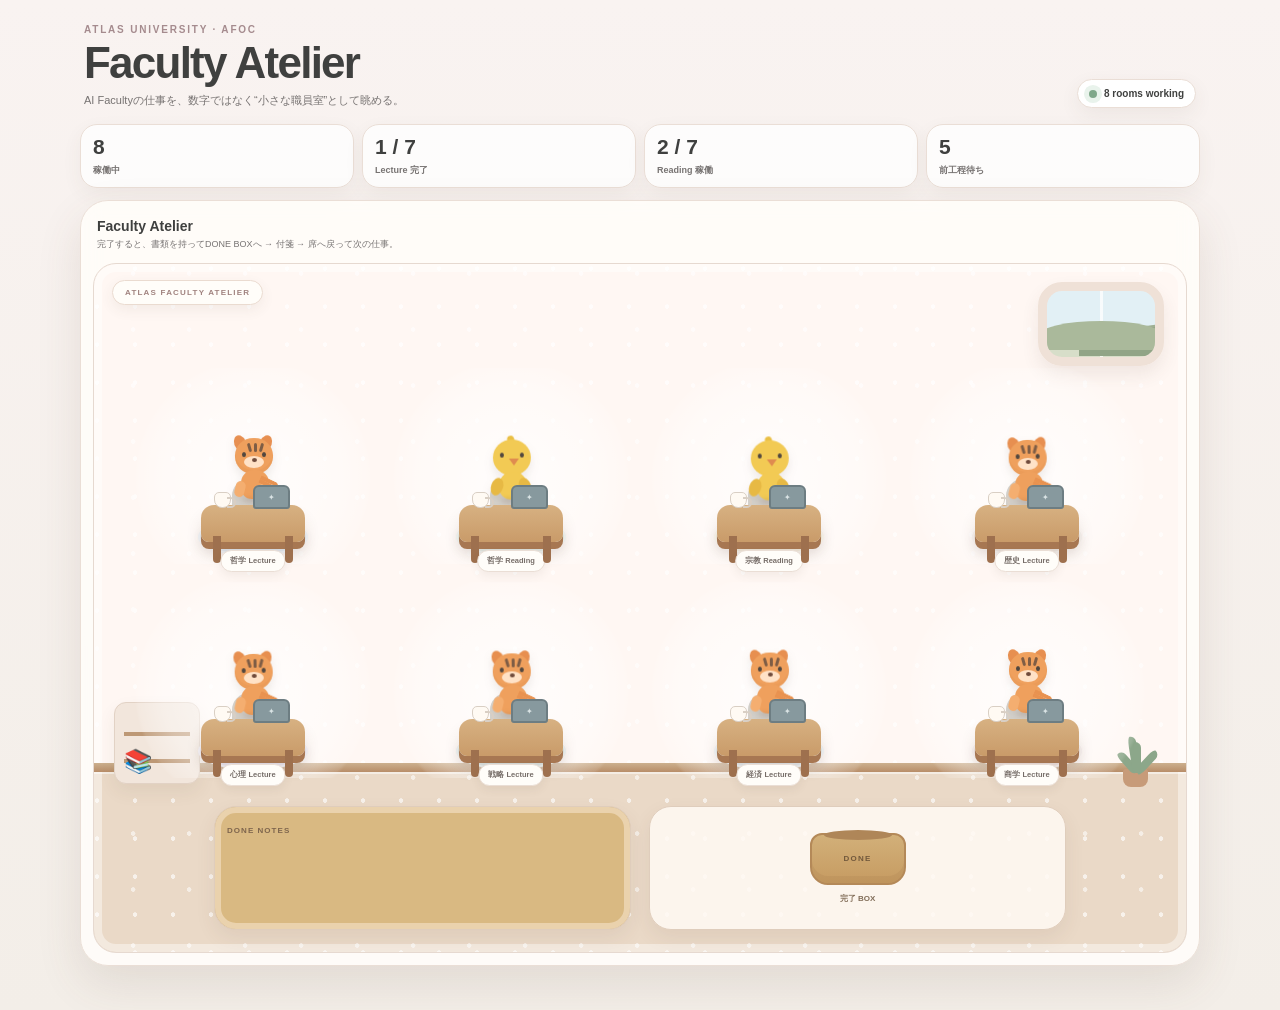
<file: atelier-live.html>
<!doctype html>
<html lang="ja">
<head>
<meta charset="utf-8">
<meta name="viewport" content="width=device-width,initial-scale=1,viewport-fit=cover">
<title>AFOC Atelier — Live</title>
<style>
html,body{margin:0;min-height:100%;background:#f7f1ee}
#atelier{display:block;width:100%;border:0;min-height:100vh;background:#f7f1ee}
</style>
</head>
<body>
<iframe id="atelier" src="./atelier.html?bubble=side" title="Atlas Faculty Atelier"></iframe>
<script>
const frame=document.getElementById('atelier');
const roomOrder=['phl-lb','phl-rb','rel-rb','his-lb','psy-lb','str-lb','eco-lb','bus-lb'];
let state=null;
let selectedRoomId=null;
let bubbleRotationIndex=0;
let bubbleRotationTimer=null;
let completionInitialized=false;
let knownCompletionIds=new Set();
let suppressedNoteIds=new Set();
let completionQueue=[];
let completionPlaying=false;
let completionWorkerId=null;

function esc(value){
  return String(value??'')
    .replaceAll('&','&amp;').replaceAll('<','&lt;').replaceAll('>','&gt;')
    .replaceAll('"','&quot;').replaceAll("'",'&#039;');
}

function resize(){
  try{frame.style.height=frame.contentDocument.documentElement.scrollHeight+'px'}catch(_){ }
}

function age(value){
  if(!value)return '未記録';
  const t=new Date(value).getTime();
  if(!Number.isFinite(t))return '未記録';
  const m=Math.max(0,Math.floor((Date.now()-t)/60000));
  if(m<1)return 'たった今';
  if(m<60)return `${m}分前`;
  const h=Math.floor(m/60);
  if(h<24)return `${h}時間前`;
  return `${Math.floor(h/24)}日前`;
}

function safeNotion(value){
  try{
    const u=new URL(value);
    if(u.protocol!=='https:')return '';
    if(u.hostname==='app.notion.com'||u.hostname==='notion.so'||u.hostname.endsWith('.notion.so'))return u.href;
  }catch(_){ }
  return '';
}

function roomHealth(id){return (state?.health||[]).find(x=>x.id===id)||null}
function roomCommands(id){return (state?.commands||[]).filter(x=>x.room_id===id)}
function roomInstance(id){
  const xs=(state?.instances||[]).filter(x=>x.room_id===id);
  return xs.find(x=>x.status==='active')||xs[0]||null;
}

function sourceLabel(room){
  if(room.state_source==='room_heartbeat')return '⚡ 開発室Live';
  if(room.state_source==='notion_canon')return '📚 Notion正本';
  return '⚪ 未検証';
}

function statusLabel(value){
  return ({waiting:'待機',ready:'READY',working:'実装中',checking:'確認中',approval_wait:'承認待ち',done:'完了',blocked:'BLOCKED',stalled:'STALLED',room_full:'ROOM FULL',handoff:'引継ぎ中',resuming:'再開中'})[value]||value||'未同期';
}

function healthLabel(value){
  return ({healthy:'🟢 healthy',quiet:'🟡 quiet',stalled:'🔴 stalled',unknown:'⚪ live未接続',waiting:'⏳ waiting',done:'✅ done',blocked:'⚠️ blocked',room_full:'📚 room full',handoff:'📦 handoff'})[value]||`⚪ ${value||'live未接続'}`;
}

function bubbleText(room,kind){
  const icon=kind==='chick'?'🐥':'🐅';
  const health=roomHealth(room.id)?.health;
  const commands=roomCommands(room.id);
  const claimed=commands.filter(x=>x.status==='claimed').length;
  const queued=commands.filter(x=>x.status==='queued').length;
  const course=room.current_course_code||'';
  let text;

  if(health==='stalled'&&!['done','waiting'].includes(room.status)) text='💤 STALLED';
  else{
    const labels={
      waiting:'⏳ 待機',
      ready:'✨ READY',
      working:course?`${icon} ${course} 実装中`:`${icon} ﾓﾘﾓﾘ…`,
      checking:'🔎 QA中',
      approval_wait:'🟨 承認待ち',
      done:'✅ 完了',
      blocked:'⚠️ BLOCKED',
      stalled:'💤 STALLED',
      room_full:'📚 ROOM FULL',
      handoff:'📦 引継ぎ中',
      resuming:'✨ 再開中'
    };
    text=labels[room.status]||`${icon} ${course||'ﾓﾘﾓﾘ…'}`;
    if(health==='quiet')text+=' · quiet';
  }
  if(claimed)text+=` ▶📮`;
  else if(queued)text+=` 📮${queued}`;
  return text;
}

function isAttention(room){
  const health=roomHealth(room.id)?.health;
  return ['blocked','stalled','room_full','handoff'].includes(room.status)||health==='stalled';
}

function refreshBubbleVisibility(doc){
  if(!doc||!state)return;
  const roomMap=new Map((state.rooms||[]).map(room=>[room.id,room]));
  const entries=[...doc.querySelectorAll('.pod')]
    .map((pod,index)=>{
      const worker=pod.querySelector('.worker[id^="worker-"]');
      if(!worker)return null;
      const id=worker.id.replace('worker-','');
      const room=roomMap.get(id);
      return room?{pod,worker,room,row:Math.floor(index/2)}:null;
    })
    .filter(Boolean);

  entries.forEach(({worker})=>worker.dataset.bubbleVisible='false');
  if(!entries.length)return;

  const chosen=[];
  const usedRows=new Set();
  const addEntry=entry=>{
    if(!entry||chosen.includes(entry)||usedRows.has(entry.row)||chosen.length>=2)return false;
    chosen.push(entry); usedRows.add(entry.row); return true;
  };

  if(completionWorkerId){
    const completionEntry=entries.find(entry=>entry.room.id===completionWorkerId);
    addEntry(completionEntry);
  }

  entries.filter(entry=>isAttention(entry.room)).forEach(addEntry);

  const pool=entries.filter(entry=>!chosen.includes(entry));
  if(pool.length){
    const start=bubbleRotationIndex%pool.length;
    for(let offset=0;offset<pool.length&&chosen.length<2;offset++){
      addEntry(pool[(start+offset)%pool.length]);
    }
  }

  chosen.forEach(({worker})=>worker.dataset.bubbleVisible='true');
}

function startBubbleRotation(){
  if(bubbleRotationTimer)clearInterval(bubbleRotationTimer);
  bubbleRotationTimer=setInterval(()=>{
    bubbleRotationIndex+=1;
    refreshBubbleVisibility(frame.contentDocument);
  },4800);
}

function ensureDetail(doc){
  let card=doc.getElementById('afoc-live-detail');
  if(card)return card;
  card=doc.createElement('section');
  card.id='afoc-live-detail';
  card.className='afoc-detail';
  card.hidden=true;
  card.addEventListener('click',e=>e.stopPropagation());
  doc.body.appendChild(card);
  doc.addEventListener('click',e=>{
    if(!card.hidden&&!e.target.closest('.pod')){
      card.hidden=true; selectedRoomId=null;
    }
  });
  return card;
}

function showDetail(roomId,pod){
  const doc=frame.contentDocument;
  if(!doc||!state)return;
  const room=(state.rooms||[]).find(x=>x.id===roomId);
  if(!room)return;
  const health=roomHealth(roomId);
  const commands=roomCommands(roomId);
  const instance=roomInstance(roomId);
  const card=ensureDetail(doc);
  const current=[room.current_course_code,room.current_unit].filter(Boolean).join('-')||'未同期';
  const notion=safeNotion(room.notion_page_url);
  const liveAt=health?.last_heartbeat_at||room.last_heartbeat_at;
  const sourceTime=room.state_source==='notion_canon'?room.canon_checked_at:liveAt;
  const active=commands.find(x=>x.status==='claimed');
  const queued=commands.filter(x=>x.status==='queued');

  const commandHtml=active||queued.length
    ? `<div class="cmds">${active?`<div class="cmd active">▶ ${esc(active.instruction)} <small>claimed</small></div>`:''}${queued.slice(0,4).map(x=>`<div class="cmd">📮 ${esc(x.instruction)} <small>queued</small></div>`).join('')}</div>`
    : '<span class="muted">なし</span>';

  card.innerHTML=`
    <button class="close" aria-label="閉じる">×</button>
    <div class="kicker">${esc(room.faculty_code)} · ${room.material_type==='reading'?'READING':'LECTURE'}</div>
    <h3>${esc(room.faculty_name)} ${room.material_type==='reading'?'Reading Book':'Lecture Book'}</h3>
    <div class="pills"><span>${esc(statusLabel(room.status))}</span><span>${esc(healthLabel(health?.health))}</span><span class="source ${esc(room.state_source)}">${esc(sourceLabel(room))}</span></div>
    <dl>
      <div><dt>現在地</dt><dd>${esc(current)}</dd></div>
      <div><dt>工程</dt><dd>${esc(room.current_phase||'未同期')}</dd></div>
      <div><dt>次</dt><dd>${esc(room.next_step||'未同期')}</dd></div>
      <div><dt>情報源</dt><dd>${esc(sourceLabel(room))} · ${esc(age(sourceTime))}</dd></div>
      <div><dt>開発室</dt><dd>${esc(instance?.room_label||room.room_name||'Live Room未登録')}${instance?` · ${esc(instance.status)}`:''}</dd></div>
      <div><dt>Live</dt><dd>${liveAt?esc(age(liveAt)):'heartbeat未接続'}</dd></div>
      <div><dt>指示</dt><dd>${commandHtml}</dd></div>
      ${room.sync_note?`<div><dt>同期メモ</dt><dd class="syncnote">${esc(room.sync_note)}</dd></div>`:''}
    </dl>
    ${notion?`<a class="notion" href="${esc(notion)}" target="_blank" rel="noopener noreferrer">↗ Notion正本を開く</a>`:''}
  `;
  card.querySelector('.close').onclick=()=>{card.hidden=true;selectedRoomId=null};

  const rect=pod.getBoundingClientRect();
  const width=Math.min(360,doc.documentElement.clientWidth-24);
  let left=rect.left+rect.width/2-width/2;
  left=Math.max(12,Math.min(left,doc.documentElement.clientWidth-width-12));
  card.style.width=width+'px';
  card.style.left=left+'px';
  card.style.top=(rect.bottom+12)+'px';
  card.hidden=false;
  selectedRoomId=roomId;
  setTimeout(resize,10);
}

function wirePods(doc){
  doc.querySelectorAll('.pod').forEach(pod=>{
    if(pod.dataset.afocLive==='1')return;
    const worker=pod.querySelector('.worker[id^="worker-"]');
    if(!worker)return;
    const id=worker.id.replace('worker-','');
    pod.dataset.afocLive='1';
    pod.tabIndex=0;
    pod.setAttribute('role','button');
    pod.setAttribute('aria-label',`${id} の詳細を開く`);
    const open=e=>{e.stopPropagation();showDetail(id,pod)};
    pod.addEventListener('click',open);
    pod.addEventListener('keydown',e=>{if(e.key==='Enter'||e.key===' '){e.preventDefault();open(e)}});
  });
}

function quickStats(doc,rooms){
  const activeStates=['ready','working','checking','approval_wait','resuming','handoff'];
  const active=rooms.filter(x=>activeStates.includes(x.status)).length;
  const canon=rooms.filter(x=>Boolean(x.canon_checked_at)).length;
  const live=rooms.filter(x=>x.state_source==='room_heartbeat').length;
  const waiting=rooms.filter(x=>x.status==='waiting').length;
  const boxes=doc.querySelectorAll('.quick>div');
  const vals=[String(active),`📚 ${canon}`,`⚡ ${live}`,String(waiting)];
  const labels=['稼働中','正本確認済み','Live接続','前工程待ち'];
  boxes.forEach((box,i)=>{
    const b=box.querySelector('b');
    const span=box.querySelector('span');
    if(b&&vals[i]!=null)b.textContent=vals[i];
    if(span&&labels[i]!=null)span.textContent=labels[i];
  });
}

function renderNotes(doc,notesList){
  const notes=doc?.getElementById('notes');
  if(!notes)return;
  notes.innerHTML='';
  (notesList||[])
    .filter(note=>!suppressedNoteIds.has(note.id))
    .slice(0,6)
    .forEach(note=>{
      const a=doc.createElement('a');
      a.className='note';
      a.textContent='✓ '+note.title;
      a.href=note.notion_page_url;
      a.target='_blank';
      a.rel='noopener noreferrer';
      a.title=note.subtitle||'Notion正本を開く';
      a.style.textDecoration='none';
      a.style.color='inherit';
      notes.appendChild(a);
    });
}

function registerCompletionEvents(notesList){
  const chronological=[...(notesList||[])].sort((a,b)=>new Date(a.completed_at)-new Date(b.completed_at));
  if(!completionInitialized){
    chronological.forEach(note=>knownCompletionIds.add(note.id));
    completionInitialized=true;
    return;
  }

  const fresh=chronological.filter(note=>!knownCompletionIds.has(note.id)&&roomOrder.includes(note.room_id));
  fresh.forEach(note=>{
    knownCompletionIds.add(note.id);
    suppressedNoteIds.add(note.id);
    completionQueue.push(note);
  });
  if(fresh.length)drainCompletionQueue();
}

async function animateCompletionNote(note){
  const doc=frame.contentDocument;
  const worker=doc?.getElementById('worker-'+note.room_id);
  const done=doc?.getElementById('donezone');
  const room=doc?.getElementById('room');
  if(!doc||!worker||!done||!room){
    suppressedNoteIds.delete(note.id);
    renderNotes(doc,state?.notes||[]);
    return;
  }

  completionWorkerId=note.room_id;
  refreshBubbleVisibility(doc);

  const bubble=worker.querySelector('.bubble');
  const roomState=(state?.rooms||[]).find(x=>x.id===note.room_id);
  const kind=worker.classList.contains('chick')?'chick':'tiger';
  const workerRect=worker.getBoundingClientRect();
  const doneRect=done.getBoundingClientRect();
  const dx=doneRect.left+doneRect.width/2-(workerRect.left+workerRect.width/2);
  const dy=doneRect.top+22-workerRect.top;
  const scale=(frame.contentWindow?.innerWidth||window.innerWidth)<=720?.88:1;

  worker.classList.remove('working');
  worker.classList.add('carrying');
  worker.style.zIndex=50;
  if(bubble)bubble.textContent='📄 完了！';
  await new Promise(r=>setTimeout(r,420));

  worker.classList.add('walking');
  const go=worker.animate([
    {transform:`translateX(-50%) scale(${scale}) translate(0,0)`},
    {transform:`translateX(-50%) scale(${scale}) translate(${dx*.48}px,${dy*.08}px)`},
    {transform:`translateX(-50%) scale(${scale}) translate(${dx}px,${dy}px)`}
  ],{duration:1550,easing:'cubic-bezier(.35,.03,.2,1)',fill:'forwards'});
  await go.finished;

  worker.classList.remove('walking');
  if(bubble)bubble.textContent='ｽﾎﾟｯ';
  done.classList.add('afoc-drop');
  await new Promise(r=>setTimeout(r,360));
  done.classList.remove('afoc-drop');
  worker.classList.remove('carrying');

  suppressedNoteIds.delete(note.id);
  renderNotes(doc,state?.notes||[]);
  if(bubble)bubble.textContent='🟨 できたよー！';
  try{frame.contentWindow.say?.(note.title+' ✨')}catch(_){ }
  await new Promise(r=>setTimeout(r,700));

  worker.classList.add('walking');
  if(bubble)bubble.textContent='ﾄｺﾄｺ…';
  const back=worker.animate([
    {transform:`translateX(-50%) scale(${scale}) translate(${dx}px,${dy}px)`},
    {transform:`translateX(-50%) scale(${scale}) translate(${dx*.48}px,${dy*.08}px)`},
    {transform:`translateX(-50%) scale(${scale}) translate(0,0)`}
  ],{duration:1550,easing:'cubic-bezier(.35,.03,.2,1)',fill:'forwards'});
  await back.finished;

  go.cancel();
  back.cancel();
  worker.classList.remove('walking');
  worker.style.zIndex=7;

  if(roomState?.status==='done'){
    if(bubble)bubble.textContent='✅ 完了';
  }else{
    worker.classList.add('working');
    if(bubble)bubble.textContent=(kind==='chick'?'🐥':'🐅')+' 次ﾉ仕事！';
    await new Promise(r=>setTimeout(r,650));
    if(bubble)bubble.textContent=bubbleText(roomState||{id:note.room_id,status:'working'},kind);
  }

  completionWorkerId=null;
  refreshBubbleVisibility(doc);
  renderNotes(doc,state?.notes||[]);
}

async function drainCompletionQueue(){
  if(completionPlaying)return;
  completionPlaying=true;
  try{
    while(completionQueue.length){
      const note=completionQueue.shift();
      await animateCompletionNote(note);
      await new Promise(r=>setTimeout(r,220));
    }
  }finally{
    completionPlaying=false;
  }
}

function apply(payload){
  const doc=frame.contentDocument;
  if(!doc||!payload)return;
  registerCompletionEvents(payload.notes||[]);
  state=payload;
  const rooms=Array.isArray(state.rooms)?state.rooms:[];
  wirePods(doc);
  quickStats(doc,rooms);

  rooms.forEach(room=>{
    const worker=doc.getElementById('worker-'+room.id);
    if(!worker)return;
    const kind=worker.classList.contains('chick')?'chick':'tiger';
    const bubble=worker.querySelector('.bubble');
    if(bubble&&completionWorkerId!==room.id){
      bubble.textContent=bubbleText(room,kind);
      bubble.title=[room.current_course_code,room.current_unit,room.current_phase].filter(Boolean).join(' · ');
    }
    worker.dataset.status=room.status||'';
    worker.dataset.health=roomHealth(room.id)?.health||'';
    worker.dataset.source=room.state_source||'';
    const name=worker.closest('.pod')?.querySelector('.name');
    if(name)name.textContent=`${room.faculty_name||room.faculty_code} ${room.material_type==='reading'?'Reading':'Lecture'}`;
  });

  refreshBubbleVisibility(doc);

  const liveEl=doc.querySelector('.live');
  if(liveEl){
    const live=rooms.filter(x=>x.state_source==='room_heartbeat').length;
    const canon=rooms.filter(x=>Boolean(x.canon_checked_at)).length;
    const attention=(state.health||[]).filter(x=>['quiet','stalled','blocked','room_full','handoff'].includes(x.health)).length;
    liveEl.innerHTML=`<i></i>⚡${live} live · 📚${canon} canon${attention?` · ${attention}要確認`:''}`;
  }

  renderNotes(doc,state.notes||[]);

  if(selectedRoomId){
    const pod=doc.getElementById('worker-'+selectedRoomId)?.closest('.pod');
    if(pod)showDetail(selectedRoomId,pod);
  }
  resize();
}

frame.addEventListener('load',()=>{
  const doc=frame.contentDocument;
  const css=doc.createElement('style');
  css.textContent=`
    .bar .buttons{display:none!important}
    .bubble{top:18px!important;transform:none!important;z-index:30;max-width:132px!important;overflow:hidden!important;text-overflow:ellipsis!important;white-space:nowrap!important;opacity:0!important;visibility:hidden!important;pointer-events:none!important;transition:opacity .28s ease,visibility .28s ease!important}
    .worker[data-bubble-visible="true"] .bubble{opacity:1!important;visibility:visible!important}
    .bubble:after{top:50%!important;bottom:auto!important;width:8px!important;height:8px!important;background:#fffdf9!important}
    .pod[role="button"]{cursor:pointer;outline:none}.pod[role="button"]:focus-visible{box-shadow:inset 0 0 0 2px rgba(91,100,98,.35)}
    .worker[data-health="stalled"]{filter:grayscale(.2);opacity:.72}.worker[data-health="quiet"]{opacity:.86}
    .worker[data-source="room_heartbeat"]{filter:drop-shadow(0 0 5px rgba(101,143,113,.16))}
    .worker[data-status="room_full"] .bubble,.worker[data-status="blocked"] .bubble{border-style:dashed!important}
    .donezone.afoc-drop{animation:afocBoxDrop .42s ease}
    @keyframes afocBoxDrop{0%,100%{transform:scale(1)}45%{transform:scale(1.045) rotate(-.5deg)}}
    #afoc-live-detail{position:absolute;z-index:9999;background:rgba(255,253,250,.985);border:1px solid #e4d6cc;border-radius:20px;padding:15px;box-shadow:0 18px 42px rgba(70,50,38,.2);font-family:-apple-system,BlinkMacSystemFont,"Hiragino Sans",sans-serif;color:#4b4642;text-align:left}
    #afoc-live-detail[hidden]{display:none!important}#afoc-live-detail .close{position:absolute;right:9px;top:8px;border:0;background:transparent;font-size:19px;color:#8a7c75;cursor:pointer}#afoc-live-detail .kicker{font-size:7px;font-weight:900;letter-spacing:.14em;color:#9a827d;padding-right:24px}#afoc-live-detail h3{font-size:14px;margin:3px 26px 9px 0}#afoc-live-detail .pills{display:flex;gap:5px;flex-wrap:wrap;margin-bottom:10px}#afoc-live-detail .pills span{font-size:7px;font-weight:900;background:#f4ebe4;border:1px solid #e9dcd3;border-radius:999px;padding:5px 7px}#afoc-live-detail .pills .source.room_heartbeat{background:#e6f1e6;border-color:#cadfca}#afoc-live-detail .pills .source.notion_canon{background:#e8edf5;border-color:#d5ddeb}#afoc-live-detail dl{display:grid;gap:6px;margin:0}#afoc-live-detail dl>div{display:grid;grid-template-columns:66px 1fr;gap:8px;align-items:start}#afoc-live-detail dt{font-size:7px;color:#9a8a82;font-weight:900}#afoc-live-detail dd{margin:0;font-size:8px;line-height:1.45;font-weight:700;overflow-wrap:anywhere}#afoc-live-detail .muted{color:#9b918b;font-weight:500}#afoc-live-detail .cmds{display:grid;gap:4px}#afoc-live-detail .cmd{background:#fff5cf;border-radius:7px;padding:5px 6px;font-size:7px;font-weight:800}#afoc-live-detail .cmd.active{background:#e9f2e7}#afoc-live-detail .cmd small{opacity:.58;margin-left:4px}#afoc-live-detail .syncnote{background:#fff1e5;border-radius:8px;padding:6px}#afoc-live-detail .notion{display:block;margin-top:11px;text-align:center;text-decoration:none;background:#5b6462;color:#fff;border-radius:11px;padding:8px 10px;font-size:8px;font-weight:900}
    @media(min-width:721px){
      .pod:nth-child(4n+1) .bubble,.pod:nth-child(4n+2) .bubble{left:calc(50% + 38px)!important;right:auto!important}
      .pod:nth-child(4n+3) .bubble,.pod:nth-child(4n+4) .bubble{right:calc(50% + 38px)!important;left:auto!important}
    }
    @media(max-width:720px){
      .bubble{max-width:118px!important}
      .pod:nth-child(odd) .bubble{left:calc(50% + 30px)!important;right:auto!important}
      .pod:nth-child(even) .bubble{right:calc(50% + 30px)!important;left:auto!important}
    }
  `;
  doc.head.appendChild(css);
  wirePods(doc);
  if(state)apply(state);
  refreshBubbleVisibility(doc);
  startBubbleRotation();
  resize();
  try{new ResizeObserver(resize).observe(doc.body)}catch(_){ }
  setTimeout(resize,500);
});

window.addEventListener('message',event=>{
  if(event.origin!==window.location.origin)return;
  if(event.data?.type!=='afoc-state')return;
  apply(event.data.payload);
});
window.addEventListener('resize',resize);
</script>
</body>
</html>
</file>
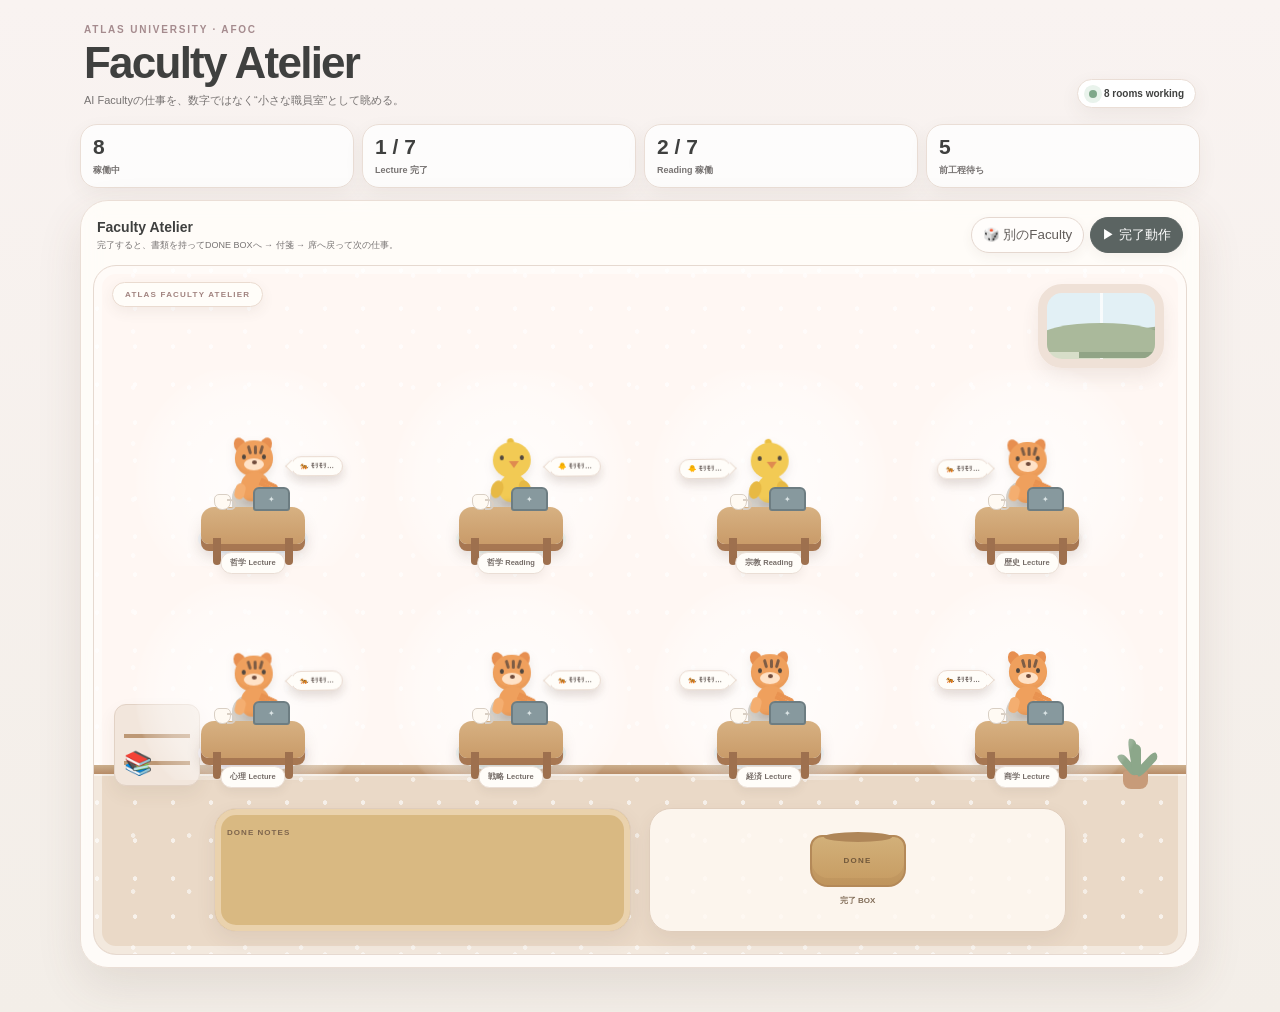
<file: atelier-side.html>
<!doctype html>
<html lang="ja">
<head>
<meta charset="utf-8">
<meta name="viewport" content="width=device-width,initial-scale=1,viewport-fit=cover">
<title>AFOC Atelier — live side bubbles</title>
<style>
html,body{margin:0;min-height:100%;background:#f7f1ee}
#atelier{display:block;width:100%;border:0;min-height:100vh;background:#f7f1ee}
</style>
</head>
<body>
<iframe id="atelier" src="./atelier.html?bubble=side"></iframe>
<script>
const frame=document.getElementById('atelier');
let pendingState=null;
let selectedRoomId=null;

function resizeFrame(){
  try{frame.style.height=frame.contentDocument.documentElement.scrollHeight+'px'}catch(e){}
}

function esc(value){
  return String(value??'')
    .replaceAll('&','&amp;')
    .replaceAll('<','&lt;')
    .replaceAll('>','&gt;')
    .replaceAll('"','&quot;')
    .replaceAll("'",'&#039;');
}

function safeNotionUrl(value){
  try{
    const u=new URL(value);
    return u.protocol==='https:' && (
      u.hostname==='app.notion.com' ||
      u.hostname==='notion.so' ||
      u.hostname.endsWith('.notion.so')
    ) ? u.href : '';
  }catch(_){return ''}
}

function formatAge(value){
  if(!value)return '未同期';
  const ms=Date.now()-new Date(value).getTime();
  if(!Number.isFinite(ms))return '未同期';
  const min=Math.max(0,Math.floor(ms/60000));
  if(min<1)return 'たった今';
  if(min<60)return `${min}分前`;
  const hr=Math.floor(min/60);
  if(hr<24)return `${hr}時間前`;
  return `${Math.floor(hr/24)}日前`;
}

function healthRow(roomId){
  return (pendingState?.health||[]).find(item=>item.id===roomId)||null;
}
function commandsFor(roomId){
  return (pendingState?.commands||[]).filter(item=>item.room_id===roomId);
}
function instanceFor(roomId){
  const list=(pendingState?.instances||[]).filter(item=>item.room_id===roomId);
  return list.find(item=>item.status==='active')||list[0]||null;
}

function statusLabel(status){
  return ({
    waiting:'待機',ready:'READY',working:'実装中',checking:'確認中',
    approval_wait:'承認待ち',done:'完了',blocked:'BLOCKED',stalled:'STALLED',
    room_full:'ROOM FULL',handoff:'引継ぎ中',resuming:'再開中'
  })[status]||status||'未同期';
}

function healthLabel(health){
  return ({
    healthy:'🟢 healthy',quiet:'🟡 quiet',stalled:'🔴 stalled',unknown:'⚪ 未同期',
    waiting:'⏳ waiting',done:'✅ done',blocked:'⚠️ blocked',room_full:'📚 room full',handoff:'📦 handoff'
  })[health]||`⚪ ${health||'未同期'}`;
}

function bubbleText(room,kind){
  const icon=kind==='chick'?'🐥':'🐅';
  const current=[room.current_course_code,room.current_unit].filter(Boolean).join('-');
  const prefix=current?current+' ':'';
  const health=healthRow(room.id)?.health;
  const pending=commandsFor(room.id).length;
  let text;

  if(health==='stalled' && !['done','waiting'].includes(room.status)){
    text='💤 STALLED';
  }else{
    const labels={
      waiting:'⏳ 待機',ready:'✨ READY',working:`${icon} ${prefix}ﾓﾘﾓﾘ…`,
      checking:'🔎 確認中',approval_wait:'🟨 承認待ち',done:'✅ 完了',
      blocked:'⚠️ BLOCKED',stalled:'💤 STALLED',room_full:'📚💦 ROOM FULL',
      handoff:'📦 引継ぎ中',resuming:'✨ 再開中'
    };
    text=labels[room.status]||`${icon} ${prefix}ﾓﾘﾓﾘ…`;
    if(health==='quiet' && !['done','waiting'].includes(room.status)) text+=' · quiet';
    if(health==='unknown' && room.status==='working' && !current) text+=' · 未同期';
  }
  if(pending)text+=` 📮${pending}`;
  return text;
}

function ensureDetailCard(d){
  let card=d.getElementById('afoc-detail');
  if(card)return card;
  card=d.createElement('section');
  card.id='afoc-detail';
  card.className='afoc-detail';
  card.hidden=true;
  card.addEventListener('click',event=>event.stopPropagation());
  d.body.appendChild(card);
  d.addEventListener('click',event=>{
    if(!card.hidden && !event.target.closest('.pod')){
      card.hidden=true;
      selectedRoomId=null;
    }
  });
  return card;
}

function showDetail(roomId,pod){
  const d=frame.contentDocument;
  if(!d||!pendingState)return;
  const room=(pendingState.rooms||[]).find(item=>item.id===roomId);
  if(!room)return;
  const health=healthRow(roomId);
  const commands=commandsFor(roomId);
  const instance=instanceFor(roomId);
  const card=ensureDetailCard(d);
  const current=[room.current_course_code,room.current_unit].filter(Boolean).join('-')||'現在地未同期';
  const updated=health?.last_heartbeat_at||room.last_heartbeat_at||room.updated_at;
  const material=room.material_type==='reading'?'Reading Book':'Lecture Book';
  const notion=safeNotionUrl(room.notion_page_url);
  const pendingMarkup=commands.length
    ? `<div class="afoc-command-list">${commands.slice(0,3).map(command=>`<div>📮 ${esc(command.instruction)} <small>${esc(command.status)}</small></div>`).join('')}</div>`
    : '<span class="afoc-muted">なし</span>';

  card.innerHTML=`
    <button class="afoc-detail-close" type="button" aria-label="閉じる">×</button>
    <div class="afoc-detail-kicker">${esc(room.faculty_code)} · ${esc(material)}</div>
    <h3>${esc(room.faculty_name)} ${esc(material)}</h3>
    <div class="afoc-status-row"><span>${esc(statusLabel(room.status))}</span><span>${esc(healthLabel(health?.health))}</span></div>
    <dl>
      <div><dt>現在地</dt><dd>${esc(current)}</dd></div>
      <div><dt>工程</dt><dd>${esc(room.current_phase||'未同期')}</dd></div>
      <div><dt>次</dt><dd>${esc(room.next_step||'未同期')}</dd></div>
      <div><dt>開発室</dt><dd>${esc(instance?.room_label||room.room_name||'未登録')}</dd></div>
      <div><dt>最終更新</dt><dd>${esc(formatAge(updated))}</dd></div>
      <div><dt>未処理指示</dt><dd>${pendingMarkup}</dd></div>
    </dl>
    ${notion?`<a class="afoc-notion" href="${esc(notion)}" target="_blank" rel="noopener noreferrer">↗ Notion正本を開く</a>`:''}
  `;
  card.querySelector('.afoc-detail-close').onclick=()=>{
    card.hidden=true;
    selectedRoomId=null;
  };

  const rect=pod.getBoundingClientRect();
  const bodyWidth=d.documentElement.clientWidth;
  const cardWidth=Math.min(340,bodyWidth-24);
  let left=rect.left+rect.width/2-cardWidth/2;
  left=Math.max(12,Math.min(left,bodyWidth-cardWidth-12));
  card.style.width=cardWidth+'px';
  card.style.left=left+'px';
  card.style.top=(rect.bottom+12)+'px';
  card.hidden=false;
  selectedRoomId=roomId;
  setTimeout(resizeFrame,10);
}

function wirePods(d){
  d.querySelectorAll('.pod').forEach(pod=>{
    if(pod.dataset.afocWired==='1')return;
    const worker=pod.querySelector('.worker[id^="worker-"]');
    if(!worker)return;
    const roomId=worker.id.replace(/^worker-/,'');
    pod.dataset.afocWired='1';
    pod.dataset.roomId=roomId;
    pod.tabIndex=0;
    pod.setAttribute('role','button');
    pod.setAttribute('aria-label',`${roomId} の詳細を開く`);
    const open=event=>{
      event.stopPropagation();
      showDetail(roomId,pod);
    };
    pod.addEventListener('click',open);
    pod.addEventListener('keydown',event=>{
      if(event.key==='Enter'||event.key===' '){event.preventDefault();open(event)}
    });
  });
}

function updateQuickStats(d,rooms){
  const activeStatuses=['ready','working','checking','approval_wait','resuming','handoff'];
  const active=rooms.filter(room=>activeStatuses.includes(room.status)).length;
  const lectureDone=rooms.filter(room=>room.material_type==='lecture'&&room.status==='done').length;
  const readingActive=rooms.filter(room=>room.material_type==='reading'&&activeStatuses.includes(room.status)).length;
  const waiting=rooms.filter(room=>room.status==='waiting').length;
  const boxes=d.querySelectorAll('.quick>div');
  const values=[String(active),`${lectureDone} / 7`,`${readingActive} / 7`,String(waiting)];
  boxes.forEach((box,index)=>{
    const b=box.querySelector('b');
    if(b&&values[index]!==undefined)b.textContent=values[index];
  });
}

function applyLiveState(payload){
  const d=frame.contentDocument;
  if(!d||!payload)return;
  const rooms=Array.isArray(payload.rooms)?payload.rooms:[];
  const notes=Array.isArray(payload.notes)?payload.notes:[];

  updateQuickStats(d,rooms);
  wirePods(d);

  rooms.forEach(room=>{
    const worker=d.getElementById('worker-'+room.id);
    if(!worker)return;
    const bubble=worker.querySelector('.bubble');
    const kind=worker.classList.contains('chick')?'chick':'tiger';
    if(bubble)bubble.textContent=bubbleText(room,kind);
    const derivedHealth=healthRow(room.id)?.health||'';
    worker.dataset.status=room.status||'';
    worker.dataset.health=derivedHealth;
    const name=worker.closest('.pod')?.querySelector('.name');
    if(name){
      const material=room.material_type==='reading'?'Reading':'Lecture';
      name.textContent=`${room.faculty_name||room.faculty_code} ${material}`;
    }
  });

  const live=d.querySelector('.live');
  if(live){
    const active=rooms.filter(room=>['ready','working','checking','approval_wait','resuming','handoff'].includes(room.status)).length;
    const attention=(payload.health||[]).filter(item=>['quiet','stalled','blocked','room_full','handoff'].includes(item.health)).length;
    live.innerHTML=`<i></i>${active} rooms working${attention?` · ${attention}要確認`:''}`;
  }

  const notesBox=d.getElementById('notes');
  if(notesBox){
    notesBox.innerHTML='';
    notes.slice(0,6).forEach(note=>{
      const a=d.createElement('a');
      a.className='note';
      a.textContent='✓ '+note.title;
      a.href=note.notion_page_url;
      a.target='_blank';
      a.rel='noopener noreferrer';
      a.title=note.subtitle||'Notionで開く';
      a.style.textDecoration='none';
      a.style.color='inherit';
      notesBox.appendChild(a);
    });
  }

  if(selectedRoomId){
    const worker=d.getElementById('worker-'+selectedRoomId);
    const pod=worker?.closest('.pod');
    if(pod)showDetail(selectedRoomId,pod);
  }
}

frame.addEventListener('load',()=>{
  const d=frame.contentDocument;
  const s=d.createElement('style');
  s.textContent=`
    .bubble{top:18px!important;transform:none!important;z-index:30}
    .bubble:after{top:50%!important;bottom:auto!important;width:8px!important;height:8px!important;background:#fffdf9!important}
    .pod[role="button"]{cursor:pointer;outline:none}
    .pod[role="button"]:focus-visible{box-shadow:inset 0 0 0 2px rgba(91,100,98,.35)}
    .worker[data-health="stalled"]{filter:grayscale(.2) drop-shadow(0 5px 5px rgba(80,60,45,.1))}
    .worker[data-health="quiet"]{opacity:.86}
    .worker[data-status="room_full"] .bubble,.worker[data-status="blocked"] .bubble{border-style:dashed!important}
    .notes .note{cursor:pointer}
    .afoc-detail{position:absolute;z-index:9999;background:rgba(255,253,250,.98);border:1px solid #e4d6cc;border-radius:20px;padding:15px;box-shadow:0 18px 42px rgba(70,50,38,.2);font-family:-apple-system,BlinkMacSystemFont,"Hiragino Sans",sans-serif;color:#4b4642;text-align:left}
    .afoc-detail[hidden]{display:none!important}.afoc-detail-close{position:absolute;right:9px;top:8px;border:0;background:transparent;font-size:19px;color:#8a7c75;cursor:pointer}.afoc-detail-kicker{font-size:7px;font-weight:900;letter-spacing:.14em;color:#9a827d;margin-bottom:4px;padding-right:24px}.afoc-detail h3{font-size:14px;margin:0 26px 9px 0}.afoc-status-row{display:flex;gap:6px;flex-wrap:wrap;margin-bottom:10px}.afoc-status-row span{font-size:7px;font-weight:900;background:#f4ebe4;border:1px solid #e9dcd3;border-radius:999px;padding:5px 7px}.afoc-detail dl{display:grid;gap:6px;margin:0}.afoc-detail dl>div{display:grid;grid-template-columns:64px 1fr;gap:8px;align-items:start}.afoc-detail dt{font-size:7px;color:#9a8a82;font-weight:900}.afoc-detail dd{margin:0;font-size:8px;line-height:1.45;font-weight:700;overflow-wrap:anywhere}.afoc-command-list{display:grid;gap:4px}.afoc-command-list>div{background:#fff5cf;border-radius:7px;padding:5px 6px;font-size:7px;font-weight:800}.afoc-command-list small{opacity:.58;margin-left:4px}.afoc-muted{color:#9b918b;font-weight:500}.afoc-notion{display:block;margin-top:11px;text-align:center;text-decoration:none;background:#5b6462;color:white;border-radius:11px;padding:8px 10px;font-size:8px;font-weight:900}
    @media (min-width:721px){
      .pod:nth-child(4n+1) .bubble,.pod:nth-child(4n+2) .bubble{left:calc(50% + 38px)!important;right:auto!important}
      .pod:nth-child(4n+3) .bubble,.pod:nth-child(4n+4) .bubble{right:calc(50% + 38px)!important;left:auto!important}
      .pod:nth-child(4n+1) .bubble:after,.pod:nth-child(4n+2) .bubble:after{left:-5px!important;right:auto!important;transform:translateY(-50%) rotate(45deg)!important;border-left:1px solid #eadbd1!important;border-bottom:1px solid #eadbd1!important;border-right:0!important;border-top:0!important}
      .pod:nth-child(4n+3) .bubble:after,.pod:nth-child(4n+4) .bubble:after{right:-5px!important;left:auto!important;transform:translateY(-50%) rotate(45deg)!important;border-right:1px solid #eadbd1!important;border-top:1px solid #eadbd1!important;border-left:0!important;border-bottom:0!important}
    }
    @media (max-width:720px){
      .pod:nth-child(odd) .bubble{left:calc(50% + 30px)!important;right:auto!important}
      .pod:nth-child(even) .bubble{right:calc(50% + 30px)!important;left:auto!important}
      .pod:nth-child(odd) .bubble:after{left:-5px!important;right:auto!important;transform:translateY(-50%) rotate(45deg)!important;border-left:1px solid #eadbd1!important;border-bottom:1px solid #eadbd1!important;border-right:0!important;border-top:0!important}
      .pod:nth-child(even) .bubble:after{right:-5px!important;left:auto!important;transform:translateY(-50%) rotate(45deg)!important;border-right:1px solid #eadbd1!important;border-top:1px solid #eadbd1!important;border-left:0!important;border-bottom:0!important}
      .afoc-detail dl>div{grid-template-columns:56px 1fr}
    }
  `;
  d.head.appendChild(s);
  wirePods(d);
  if(pendingState)applyLiveState(pendingState);
  resizeFrame();
  new ResizeObserver(resizeFrame).observe(d.body);
  setTimeout(resizeFrame,500);
});

window.addEventListener('message',event=>{
  if(event.origin!==window.location.origin)return;
  if(event.data?.type!=='afoc-state')return;
  pendingState=event.data.payload;
  applyLiveState(pendingState);
});
window.addEventListener('resize',resizeFrame);
</script>
</body>
</html>
</file>
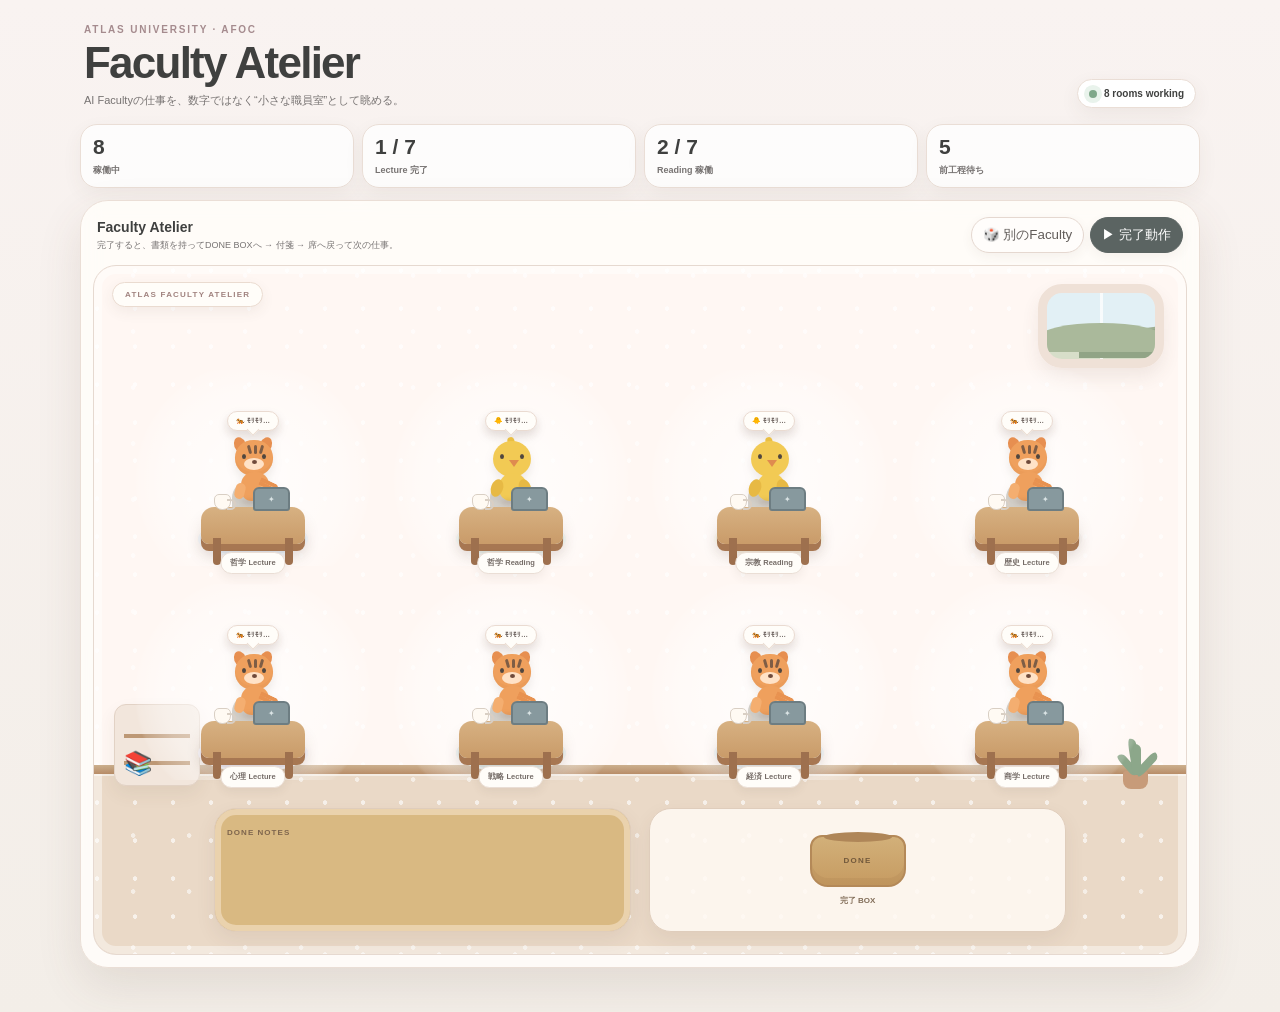
<file: atelier.html>
<!doctype html>
<html lang="ja">
<head>
<meta charset="utf-8">
<meta name="viewport" content="width=device-width,initial-scale=1,viewport-fit=cover">
<meta name="theme-color" content="#f7f1ee">
<title>AFOC Atelier Preview</title>
<style>
:root{--ink:#3f403f;--muted:#777372;--cream:#fffaf6;--blush:#f6e8ea;--sage:#dfeadf;--sky:#dfeaf2;--lav:#e8e1ef;--wood:#c79c6d;--wood2:#aa7952;--line:#eaded6;--shadow:0 18px 45px rgba(96,72,55,.12)}
*{box-sizing:border-box}html,body{margin:0;min-height:100%;font-family:-apple-system,BlinkMacSystemFont,"Hiragino Maru Gothic ProN","Hiragino Sans",sans-serif;background:linear-gradient(#f9f3f1,#f3eee8);color:var(--ink)}body{padding:18px 12px 44px}.wrap{max-width:1120px;margin:auto}.top{display:flex;justify-content:space-between;align-items:end;gap:14px;margin:6px 4px 16px}.kicker{font-size:10px;font-weight:900;letter-spacing:.18em;color:#a58b8e;margin-bottom:6px}.top h1{font-size:clamp(25px,5vw,44px);line-height:1;margin:0;letter-spacing:-.04em}.sub{font-size:11px;color:var(--muted);margin-top:8px}.live{display:flex;gap:7px;align-items:center;background:#fff;border:1px solid var(--line);padding:8px 11px;border-radius:999px;box-shadow:0 7px 20px rgba(90,65,50,.07);font-size:10px;font-weight:800;white-space:nowrap}.live i{width:8px;height:8px;border-radius:50%;background:#7fa88a;box-shadow:0 0 0 5px #e9f3ec;animation:pulse 1.8s infinite}@keyframes pulse{50%{box-shadow:0 0 0 10px rgba(233,243,236,0)}}
.quick{display:grid;grid-template-columns:repeat(4,1fr);gap:8px;margin-bottom:12px}.quick>div{background:rgba(255,255,255,.78);border:1px solid var(--line);border-radius:17px;padding:10px 12px;box-shadow:0 7px 20px rgba(90,65,50,.06)}.quick b{display:block;font-size:21px}.quick span{font-size:9px;color:var(--muted);font-weight:800}
.card{background:rgba(255,253,250,.88);border:1px solid var(--line);border-radius:28px;padding:12px;box-shadow:var(--shadow);backdrop-filter:blur(9px)}.bar{display:flex;justify-content:space-between;align-items:center;gap:10px;padding:4px 4px 12px}.bar-title b{font-size:14px}.bar-title span{display:block;font-size:9px;color:var(--muted);margin-top:3px}.buttons{display:flex;gap:6px}.buttons button{border:1px solid #e5d8d0;background:#fffdfb;border-radius:999px;padding:8px 11px;font:800 9px inherit;color:#625d5a;box-shadow:0 4px 12px rgba(85,65,50,.06)}.buttons .primary{background:#5b6462;color:white;border-color:#5b6462}
.room{position:relative;overflow:hidden;min-height:690px;border-radius:23px;border:1px solid #e6d9d0;background:linear-gradient(to bottom,#fff7f3 0 73%,#ead9c7 73%);box-shadow:inset 0 0 0 8px rgba(255,255,255,.4)}.room:before{content:"";position:absolute;inset:0;background:radial-gradient(circle at 8% 12%,#fff 0 2px,transparent 2.5px),radial-gradient(circle at 70% 17%,rgba(255,255,255,.85) 0 2px,transparent 2.5px);background-size:38px 38px,56px 56px;opacity:.65;pointer-events:none}.room:after{content:"";position:absolute;left:0;right:0;top:72.6%;height:9px;background:linear-gradient(#ccb08e,#b88d68);box-shadow:0 2px 0 rgba(255,255,255,.5)}
.plaque{position:absolute;left:18px;top:16px;background:#fffdf9;border:1px solid #eadbd0;border-radius:999px;padding:7px 12px;font-size:8px;font-weight:900;letter-spacing:.15em;color:#a1837f;box-shadow:0 5px 14px rgba(90,65,50,.07);z-index:4}.window{position:absolute;right:22px;top:18px;width:126px;height:84px;border:9px solid #efe1d7;border-radius:24px;background:linear-gradient(#e2f0f5 0 60%,#d7dec9 60%);box-shadow:0 9px 18px rgba(90,70,50,.09);overflow:hidden;z-index:2}.window:before{content:"";position:absolute;inset:0;background:linear-gradient(90deg,transparent 49%,rgba(255,255,255,.75) 49% 52%,transparent 52%)}.window:after{content:"";position:absolute;left:-8px;right:-8px;bottom:7px;height:29px;border-radius:50% 50% 0 0;background:#aab99b;box-shadow:40px 6px 0 #91a486,84px 2px 0 #9faf93}.shelf{position:absolute;left:20px;bottom:168px;width:86px;height:82px;border-radius:12px;background:#f2e6dc;border:1px solid #e2d2c5;box-shadow:0 8px 18px rgba(90,65,45,.07);z-index:2}.shelf:before,.shelf:after{content:"";position:absolute;left:9px;right:9px;height:4px;background:#bd9875}.shelf:before{top:29px}.shelf:after{top:56px}.books{position:absolute;left:30px;bottom:177px;font-size:23px;z-index:3}.plant{position:absolute;right:28px;bottom:165px;width:45px;height:58px;z-index:3}.plant .pot{position:absolute;left:10px;bottom:0;width:25px;height:18px;border-radius:3px 3px 8px 8px;background:#c79b79}.plant i{position:absolute;left:20px;bottom:14px;width:8px;height:31px;border-radius:50% 10px 50% 10px;background:#8ca78a;transform-origin:50% 100%}.plant i:nth-child(2){transform:rotate(-42deg);height:27px}.plant i:nth-child(3){transform:rotate(43deg);height:29px}.plant i:nth-child(4){transform:rotate(-9deg);height:37px}
.grid{position:absolute;left:36px;right:36px;top:104px;bottom:174px;display:grid;grid-template-columns:repeat(4,1fr);grid-template-rows:repeat(2,1fr);gap:18px 12px;z-index:5}.pod{position:relative;border-radius:25px;background:radial-gradient(circle at 50% 56%,rgba(255,255,255,.78),rgba(255,255,255,.38) 55%,rgba(255,255,255,.12) 70%,transparent 72%);min-width:0}.pod:nth-child(1){--accent:#9fb8cc}.pod:nth-child(2){--accent:#a6bda9}.pod:nth-child(3){--accent:#d7bd8e}.pod:nth-child(4){--accent:#c7a894}.pod:nth-child(5){--accent:#b8a8ca}.pod:nth-child(6){--accent:#8da8a2}.pod:nth-child(7){--accent:#9db4bc}.pod:nth-child(8){--accent:#c5a095}.rug{position:absolute;left:50%;bottom:8px;width:110px;height:38px;transform:translateX(-50%);border-radius:50%;background:color-mix(in srgb,var(--accent) 28%,white);box-shadow:inset 0 0 0 2px rgba(255,255,255,.45),0 5px 12px rgba(90,65,50,.06)}.chair{position:absolute;left:50%;bottom:44px;width:42px;height:41px;transform:translateX(-50%);border-radius:17px 17px 11px 11px;background:#d6d3cd;box-shadow:0 6px 0 #bdb8b0}.desk{position:absolute;left:50%;bottom:22px;width:104px;height:37px;transform:translateX(-50%);border-radius:13px 13px 8px 8px;background:linear-gradient(#d7b182,#c99b69);box-shadow:0 7px 0 #a77752,0 12px 15px rgba(90,65,45,.13);z-index:8}.desk:before,.desk:after{content:"";position:absolute;top:31px;width:8px;height:27px;border-radius:0 0 6px 6px;background:#9e704e}.desk:before{left:12px}.desk:after{right:12px}.laptop{position:absolute;right:15px;top:-20px;width:37px;height:24px;border:2px solid #6d7d82;border-radius:6px 6px 3px 3px;background:#87999e}.laptop:after{content:"✦";display:grid;place-items:center;color:#dae4e5;font-size:8px;height:100%}.cup{position:absolute;left:13px;top:-13px;width:17px;height:16px;border:1px solid #d9cfc4;border-radius:5px 5px 8px 8px;background:#fffaf3}.cup:after{content:"";position:absolute;right:-6px;top:4px;width:7px;height:7px;border:2px solid #d9cfc4;border-left:0;border-radius:0 7px 7px 0}.name{position:absolute;left:50%;bottom:-30px;transform:translateX(-50%);white-space:nowrap;padding:5px 9px;border-radius:999px;background:#fffdf9;border:1px solid #eaded5;color:#766d68;font-size:7.5px;font-weight:900;box-shadow:0 4px 10px rgba(90,65,50,.07)}
.worker{position:absolute;left:50%;bottom:54px;width:56px;height:74px;transform:translateX(-50%);z-index:7;will-change:transform;filter:drop-shadow(0 5px 5px rgba(80,60,45,.1))}.bubble{position:absolute;left:50%;top:-27px;transform:translateX(-50%);white-space:nowrap;border:1px solid #eadbd1;border-radius:999px;background:#fffdf9;padding:5px 8px;font-size:7px;font-weight:900;color:#756b67;box-shadow:0 5px 12px rgba(80,60,45,.07)}.bubble:after{content:"";position:absolute;left:50%;bottom:-4px;width:8px;height:8px;background:#fffdf9;border-right:1px solid #eadbd1;border-bottom:1px solid #eadbd1;transform:translateX(-50%) rotate(45deg)}.mascot{position:absolute;inset:0}.tiger .head{position:absolute;left:10px;top:2px;width:38px;height:36px;border-radius:48%;background:#efa05d;box-shadow:inset 0 -4px 0 rgba(183,106,44,.08)}.tiger .ear{position:absolute;top:0;width:14px;height:14px;border-radius:5px 11px 5px 11px;background:#e78f50}.tiger .ear.l{left:8px;transform:rotate(24deg)}.tiger .ear.r{right:8px;transform:rotate(66deg)}.tiger .muzzle{position:absolute;left:19px;top:20px;width:20px;height:12px;border-radius:50%;background:#ffe2c7}.tiger .eyes,.chick .eyes{position:absolute;left:17px;top:16px;width:4px;height:5px;border-radius:50%;background:#51473f;box-shadow:20px 0 0 #51473f}.tiger .nose{position:absolute;left:27px;top:22px;width:5px;height:4px;border-radius:50%;background:#6f4a3b}.tiger .stripe{position:absolute;top:7px;width:3px;height:9px;border-radius:4px;background:#7e5d45}.tiger .s1{left:23px;transform:rotate(-16deg)}.tiger .s2{left:29px}.tiger .s3{left:35px;transform:rotate(16deg)}.tiger .body{position:absolute;left:16px;top:34px;width:28px;height:29px;border-radius:45% 45% 38% 38%;background:#efa05d}.tiger .paw{position:absolute;top:45px;width:10px;height:16px;border-radius:8px;background:#f4ae70}.tiger .paw.l{left:10px;transform:rotate(14deg)}.tiger .paw.r{right:10px;transform:rotate(-14deg)}.tiger .tail{position:absolute;right:3px;top:43px;width:19px;height:8px;border:4px solid #e89250;border-left:0;border-radius:0 16px 16px 0;transform:rotate(25deg)}
.chick .head{position:absolute;left:10px;top:3px;width:38px;height:36px;border-radius:50%;background:#f2ca54}.chick .tuft{position:absolute;left:25px;top:-1px;width:7px;height:12px;border-radius:7px;background:#eabf43;transform:rotate(-15deg)}.chick .eyes{top:16px}.chick .beak{position:absolute;left:26px;top:22px;width:0;height:0;border-left:5px solid transparent;border-right:5px solid transparent;border-top:7px solid #df8b4f}.chick .body{position:absolute;left:16px;top:35px;width:28px;height:28px;border-radius:50% 50% 43% 43%;background:#f2ca54}.chick .wing{position:absolute;top:41px;width:12px;height:18px;border-radius:50%;background:#e7b944}.chick .wing.l{left:8px;transform:rotate(20deg)}.chick .wing.r{right:8px;transform:rotate(-20deg)}
.worker::after{content:"";position:absolute;left:50%;bottom:7px;width:22px;height:6px;transform:translateX(-50%);border-radius:50%;background:rgba(95,68,48,.12);filter:blur(2px)}.worker.working{animation:bob 1.35s ease-in-out infinite}.worker.working .paw.r,.worker.working .wing.r{animation:type .48s ease-in-out infinite alternate}.worker:nth-child(odd){animation-delay:-.4s}@keyframes bob{50%{transform:translateX(-50%) translateY(2px) rotate(-1deg)}}@keyframes type{to{transform:rotate(-42deg) translateY(2px)}}.document{position:absolute;right:-2px;top:38px;width:17px;height:22px;border:1px solid #d5cbc2;border-radius:3px;background:#fff;opacity:0;z-index:20;box-shadow:0 3px 7px rgba(80,60,45,.1)}.worker.carrying .document{opacity:1}.worker.walking .mascot{animation:walkBounce .32s ease-in-out infinite alternate}@keyframes walkBounce{to{transform:translateY(-3px) rotate(2deg)}}
.mail{position:absolute;left:120px;right:120px;bottom:22px;height:124px;display:grid;grid-template-columns:1fr 1fr;gap:18px;z-index:6}.board,.donezone{border-radius:22px;border:1px solid #dfcdbc;box-shadow:0 8px 20px rgba(90,65,45,.08)}.board{padding:12px;background:#d9b982;box-shadow:inset 0 0 0 6px #ead2ad,0 8px 20px rgba(90,65,45,.08)}.board b{font-size:8px;letter-spacing:.13em;color:#7e654d}.notes{display:flex;gap:5px;flex-wrap:wrap;margin-top:8px}.note{background:#fff0a9;border-radius:4px;padding:6px 7px;font-size:6.5px;box-shadow:0 3px 6px rgba(90,65,45,.12);animation:pop .3s cubic-bezier(.3,.9,.2,1)}@keyframes pop{from{opacity:0;transform:scale(.4) rotate(8deg)}to{opacity:1;transform:scale(1) rotate(-2deg)}}.donezone{display:flex;flex-direction:column;align-items:center;justify-content:center;background:rgba(255,250,244,.86)}.box{position:relative;width:96px;height:52px;border-radius:12px 12px 18px 18px;background:linear-gradient(#d2b079,#c69b61);border:2px solid #b48958;box-shadow:inset 0 -7px 0 rgba(125,85,45,.09)}.box:before{content:"";position:absolute;left:12px;right:12px;top:-5px;height:10px;border-radius:50%;background:#af8658}.box span{position:absolute;inset:0;display:grid;place-items:center;font-size:8px;font-weight:900;letter-spacing:.16em;color:#72593c}.donezone small{margin-top:8px;font-size:8px;font-weight:900;color:#816d58}
.toast{position:fixed;left:50%;bottom:24px;transform:translate(-50%,20px);opacity:0;pointer-events:none;background:#505957;color:#fff;border-radius:999px;padding:10px 14px;font-size:10px;font-weight:800;transition:.25s;z-index:100}.toast.show{opacity:1;transform:translate(-50%,0)}
@media(max-width:720px){body{padding:9px 7px 32px}.top{align-items:start}.live{font-size:8px}.quick{grid-template-columns:repeat(2,1fr)}.quick b{font-size:18px}.card{padding:8px;border-radius:23px}.bar{align-items:flex-start;flex-direction:column}.buttons{width:100%}.buttons button{flex:1}.room{min-height:800px}.grid{left:20px;right:20px;top:104px;bottom:175px;grid-template-columns:repeat(2,1fr);grid-template-rows:repeat(4,1fr);gap:10px 8px}.pod{border-radius:20px}.rug{width:95px;height:31px}.desk{width:86px;height:32px;bottom:16px}.desk:before,.desk:after{top:27px;height:23px}.worker{transform:translateX(-50%) scale(.88);transform-origin:50% 100%;bottom:45px}.worker.working{animation:mobileBob 1.35s ease-in-out infinite}@keyframes mobileBob{50%{transform:translateX(-50%) scale(.88) translateY(2px) rotate(-1deg)}}.window{width:102px;height:70px;right:14px}.shelf,.books,.plant{display:none}.mail{left:18px;right:18px;height:119px;gap:9px}.board,.donezone{border-radius:18px}.plaque{font-size:7px;left:14px}.name{font-size:6.5px;padding:4px 6px;bottom:-26px}.bubble{font-size:6.3px}.top h1{font-size:29px}}
@media(prefers-reduced-motion:reduce){*{animation:none!important;scroll-behavior:auto!important}}
</style>
</head>
<body>
<div class="wrap">
<header class="top"><div><div class="kicker">ATLAS UNIVERSITY · AFOC</div><h1>Faculty Atelier</h1><div class="sub">AI Facultyの仕事を、数字ではなく“小さな職員室”として眺める。</div></div><div class="live"><i></i>8 rooms working</div></header>
<section class="quick"><div><b>8</b><span>稼働中</span></div><div><b>1 / 7</b><span>Lecture 完了</span></div><div><b>2 / 7</b><span>Reading 稼働</span></div><div><b>5</b><span>前工程待ち</span></div></section>
<section class="card"><div class="bar"><div class="bar-title"><b>Faculty Atelier</b><span>完了すると、書類を持ってDONE BOXへ → 付箋 → 席へ戻って次の仕事。</span></div><div class="buttons"><button id="random">🎲 別のFaculty</button><button id="demo" class="primary">▶ 完了動作</button></div></div>
<div id="room" class="room"><div class="plaque">ATLAS FACULTY ATELIER</div><div class="window"></div><div class="shelf"></div><div class="books">📚</div><div class="plant"><div class="pot"></div><i></i><i></i><i></i><i></i></div><div id="grid" class="grid"></div><div class="mail"><div class="board"><b>DONE NOTES</b><div id="notes" class="notes"></div></div><div id="donezone" class="donezone"><div class="box"><span>DONE</span></div><small>完了 BOX</small></div></div></div>
</section></div><div id="toast" class="toast"></div>
<script>
const workers=[
{id:'phl-lb',label:'哲学 Lecture',kind:'tiger'},{id:'phl-rb',label:'哲学 Reading',kind:'chick'},
{id:'rel-rb',label:'宗教 Reading',kind:'chick'},{id:'his-lb',label:'歴史 Lecture',kind:'tiger'},
{id:'psy-lb',label:'心理 Lecture',kind:'tiger'},{id:'str-lb',label:'戦略 Lecture',kind:'tiger'},
{id:'eco-lb',label:'経済 Lecture',kind:'tiger'},{id:'bus-lb',label:'商学 Lecture',kind:'tiger'}];
const grid=document.getElementById('grid'),room=document.getElementById('room'),done=document.getElementById('donezone'),notes=document.getElementById('notes'),toast=document.getElementById('toast');
function tiger(){return `<div class="mascot"><i class="ear l"></i><i class="ear r"></i><i class="head"></i><i class="stripe s1"></i><i class="stripe s2"></i><i class="stripe s3"></i><i class="eyes"></i><i class="muzzle"></i><i class="nose"></i><i class="body"></i><i class="paw l"></i><i class="paw r"></i><i class="tail"></i></div>`}
function chick(){return `<div class="mascot"><i class="tuft"></i><i class="head"></i><i class="eyes"></i><i class="beak"></i><i class="body"></i><i class="wing l"></i><i class="wing r"></i></div>`}
workers.forEach((w,i)=>{const p=document.createElement('div');p.className='pod';p.innerHTML=`<div class="rug"></div><div class="chair"></div><div id="worker-${w.id}" class="worker working ${w.kind}" style="animation-delay:${-i*.17}s"><div class="bubble">${w.kind==='tiger'?'🐅':'🐥'} ﾓﾘﾓﾘ…</div>${w.kind==='tiger'?tiger():chick()}<div class="document"></div></div><div class="desk"><div class="cup"></div><div class="laptop"></div><div class="name">${w.label}</div></div>`;grid.appendChild(p)});
let current=0,running=false;const wait=ms=>new Promise(r=>setTimeout(r,ms));function say(t){toast.textContent=t;toast.classList.add('show');clearTimeout(say.t);say.t=setTimeout(()=>toast.classList.remove('show'),2000)}
async function complete(index=current){if(running)return;running=true;const w=workers[index],a=document.getElementById('worker-'+w.id),b=a.querySelector('.bubble'),ar=a.getBoundingClientRect(),rr=room.getBoundingClientRect(),dr=done.getBoundingClientRect();const dx=dr.left+dr.width/2-(ar.left+ar.width/2),dy=dr.top+22-ar.top;a.classList.remove('working');a.classList.add('carrying');b.textContent='📄 完了！';await wait(450);a.classList.add('walking');a.style.zIndex=50;const scale=innerWidth<=720?.88:1;const go=a.animate([{transform:`translateX(-50%) scale(${scale}) translate(0,0)`},{transform:`translateX(-50%) scale(${scale}) translate(${dx*.48}px,${dy*.08}px)`},{transform:`translateX(-50%) scale(${scale}) translate(${dx}px,${dy}px)`}],{duration:1700,easing:'cubic-bezier(.35,.03,.2,1)',fill:'forwards'});await go.finished;a.classList.remove('walking');b.textContent='ｽﾎﾟｯ';await wait(400);a.classList.remove('carrying');const n=document.createElement('span');n.className='note';n.textContent='✓ '+w.label;notes.appendChild(n);if(notes.children.length>4)notes.firstElementChild.remove();b.textContent='🟨 ﾍﾟﾀｯ';await wait(600);a.classList.add('walking');b.textContent='ﾄｺﾄｺ…';const back=a.animate([{transform:`translateX(-50%) scale(${scale}) translate(${dx}px,${dy}px)`},{transform:`translateX(-50%) scale(${scale}) translate(${dx*.48}px,${dy*.08}px)`},{transform:`translateX(-50%) scale(${scale}) translate(0,0)`}],{duration:1700,easing:'cubic-bezier(.35,.03,.2,1)',fill:'forwards'});await back.finished;go.cancel();back.cancel();a.classList.remove('walking');a.style.zIndex=7;b.textContent=(w.kind==='tiger'?'🐅':'🐥')+' 次ﾉ仕事！';a.classList.add('working');say(w.label+'：次の仕事へ ✨');await wait(850);b.textContent=(w.kind==='tiger'?'🐅':'🐥')+' ﾓﾘﾓﾘ…';running=false}
document.getElementById('demo').onclick=()=>complete();document.getElementById('random').onclick=()=>{if(running)return;let n=current;while(n===current)n=Math.floor(Math.random()*workers.length);current=n;say('次は '+workers[current].label+' 👀')};
</script>
</body></html>
</file>
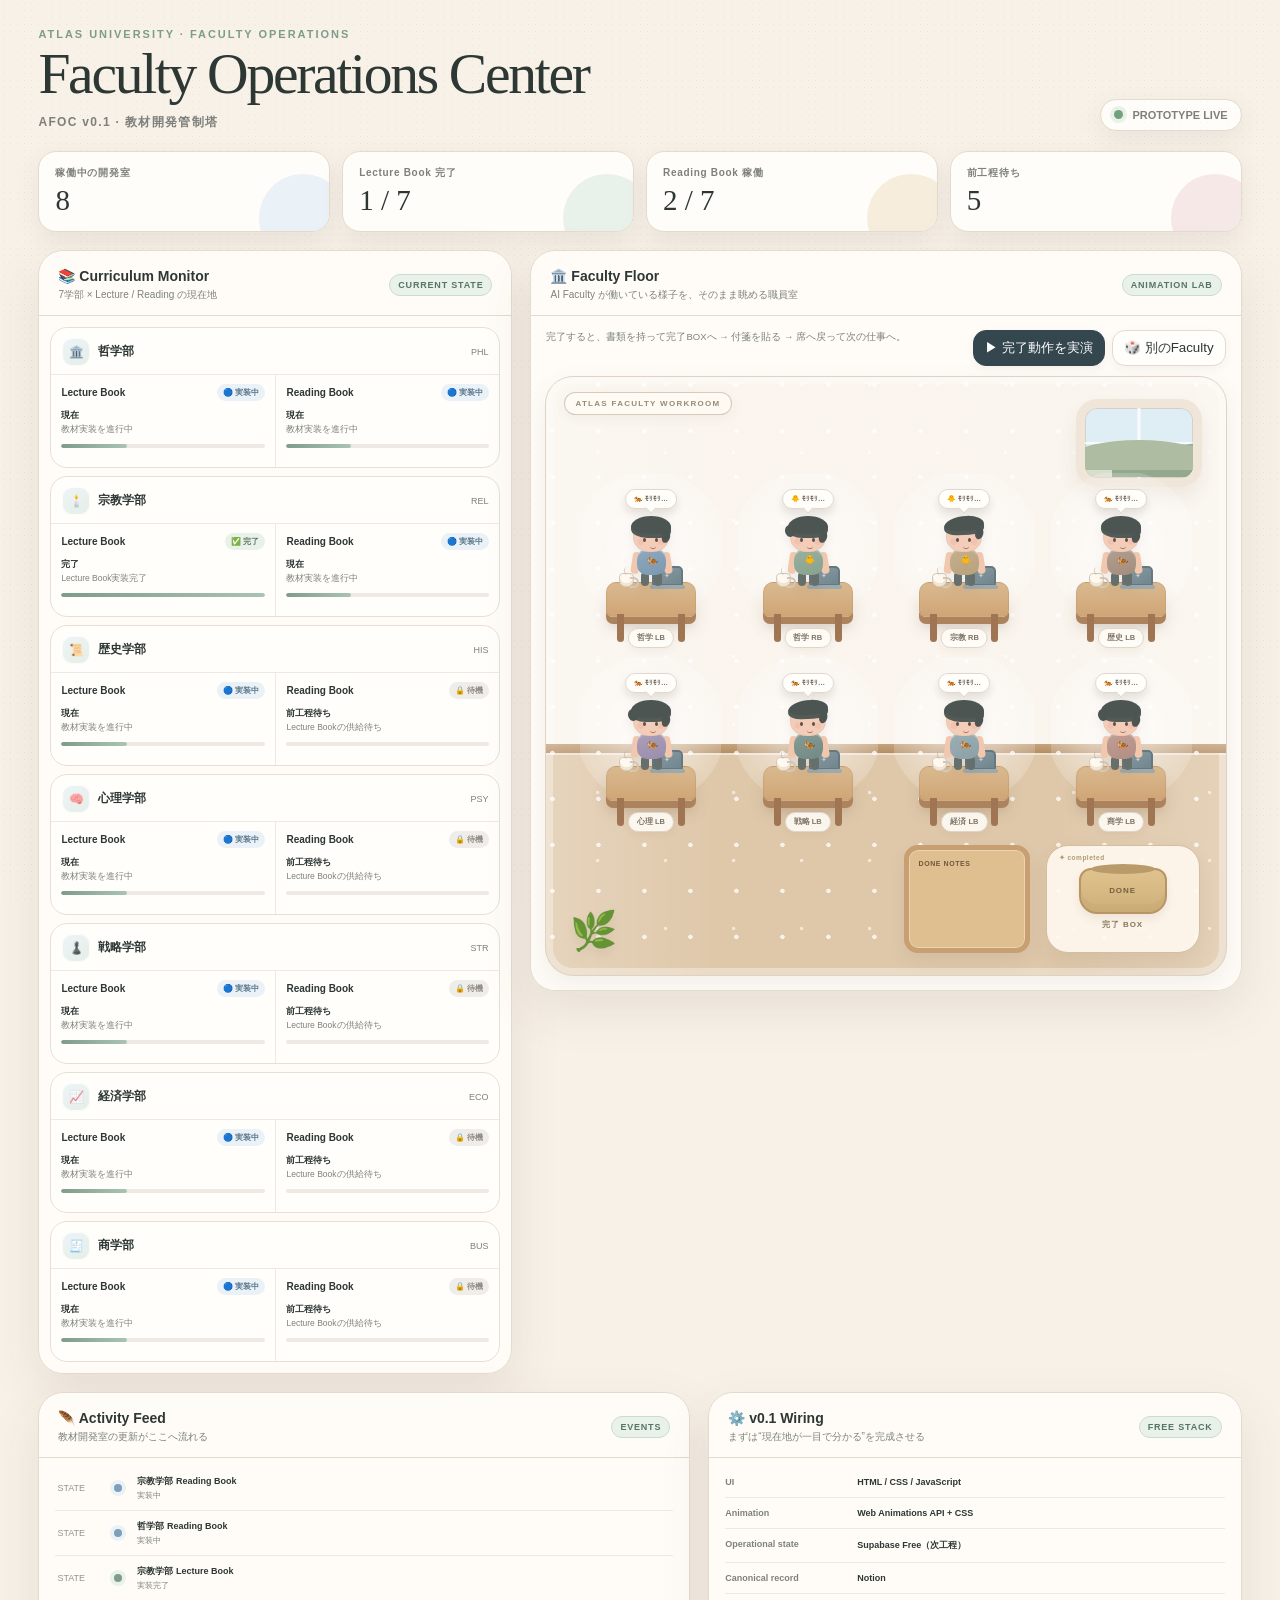
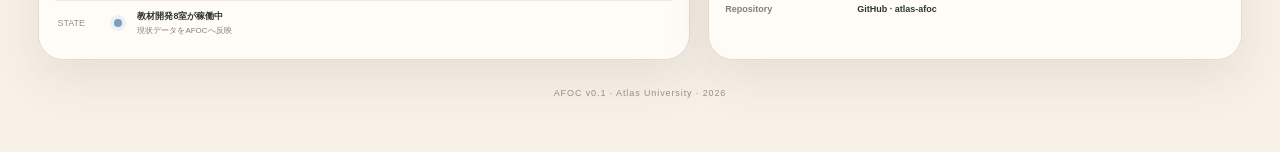
<file: legacy-prototype.html>
<!doctype html>
<html lang="ja">
<head>
  <meta charset="utf-8" />
  <meta name="viewport" content="width=device-width,initial-scale=1,viewport-fit=cover" />
  <meta name="theme-color" content="#f4efe7" />
  <title>AFOC — Atlas Faculty Operations Center</title>
  <link rel="stylesheet" href="styles.css" />
  <style>
    .track i.done{width:100%}
    .track i.empty{width:0}
    .track i.indeterminate{width:32%;animation:afocScan 1.8s ease-in-out infinite}
    @keyframes afocScan{0%{transform:translateX(-120%)}50%{transform:translateX(105%)}100%{transform:translateX(330%)}}
  </style>
</head>
<body>
  <div class="grain" aria-hidden="true"></div>
  <main class="app">
    <header class="hero">
      <div>
        <p class="eyebrow">ATLAS UNIVERSITY · FACULTY OPERATIONS</p>
        <h1>Faculty Operations Center</h1>
        <p class="subtitle">AFOC v0.1 · 教材開発管制塔</p>
      </div>
      <div class="live-pill"><span></span> PROTOTYPE LIVE</div>
    </header>
    <section class="stats" aria-label="開発状況サマリー">
      <article><small>稼働中の開発室</small><strong id="activeCount">8</strong></article>
      <article><small>Lecture Book 完了</small><strong>1 / 7</strong></article>
      <article><small>Reading Book 稼働</small><strong>2 / 7</strong></article>
      <article><small>前工程待ち</small><strong>5</strong></article>
    </section>
    <section class="workspace">
      <article class="panel curriculum-panel"><div class="panel-head"><div><h2>📚 Curriculum Monitor</h2><p>7学部 × Lecture / Reading の現在地</p></div><span class="chip">CURRENT STATE</span></div><div id="curriculum" class="curriculum"></div></article>
      <article class="panel office-panel"><div class="panel-head"><div><h2>🏛️ Faculty Floor</h2><p>AI Faculty が働いている様子を、そのまま眺める職員室</p></div><span class="chip">ANIMATION LAB</span></div><div class="toolbar"><p>完了すると、書類を持って完了BOXへ → 付箋を貼る → 席へ戻って次の仕事へ。</p><div class="buttons"><button id="demoBtn" class="button primary">▶ 完了動作を実演</button><button id="randomBtn" class="button">🎲 別のFaculty</button></div></div><div id="office" class="office" aria-label="AI Faculty 職員室"><div class="office-label">ATLAS FACULTY WORKROOM</div><div class="window" aria-hidden="true"></div><div class="plant" aria-hidden="true">🌿</div><div id="desks" class="desks"></div><div id="stickyWall" class="sticky-wall"><b>DONE NOTES</b></div><div id="doneZone" class="done-zone"><div class="done-box"><span>DONE</span></div><small>完了 BOX</small></div></div></article>
    </section>
    <section class="lower-grid"><article class="panel"><div class="panel-head"><div><h2>🪶 Activity Feed</h2><p>教材開発室の更新がここへ流れる</p></div><span class="chip">EVENTS</span></div><div id="activity" class="activity"></div></article><article class="panel"><div class="panel-head"><div><h2>⚙️ v0.1 Wiring</h2><p>まずは“現在地が一目で分かる”を完成させる</p></div><span class="chip">FREE STACK</span></div><dl class="wiring"><div><dt>UI</dt><dd>HTML / CSS / JavaScript</dd></div><div><dt>Animation</dt><dd>Web Animations API + CSS</dd></div><div><dt>Operational state</dt><dd>Supabase Free（次工程）</dd></div><div><dt>Canonical record</dt><dd>Notion</dd></div><div><dt>Repository</dt><dd>GitHub · atlas-afoc</dd></div></dl></article></section>
    <footer>AFOC v0.1 · Atlas University · 2026</footer>
  </main>
  <div id="toast" class="toast" role="status"></div>
  <script src="app.js"></script>
</body>
</html>
</file>
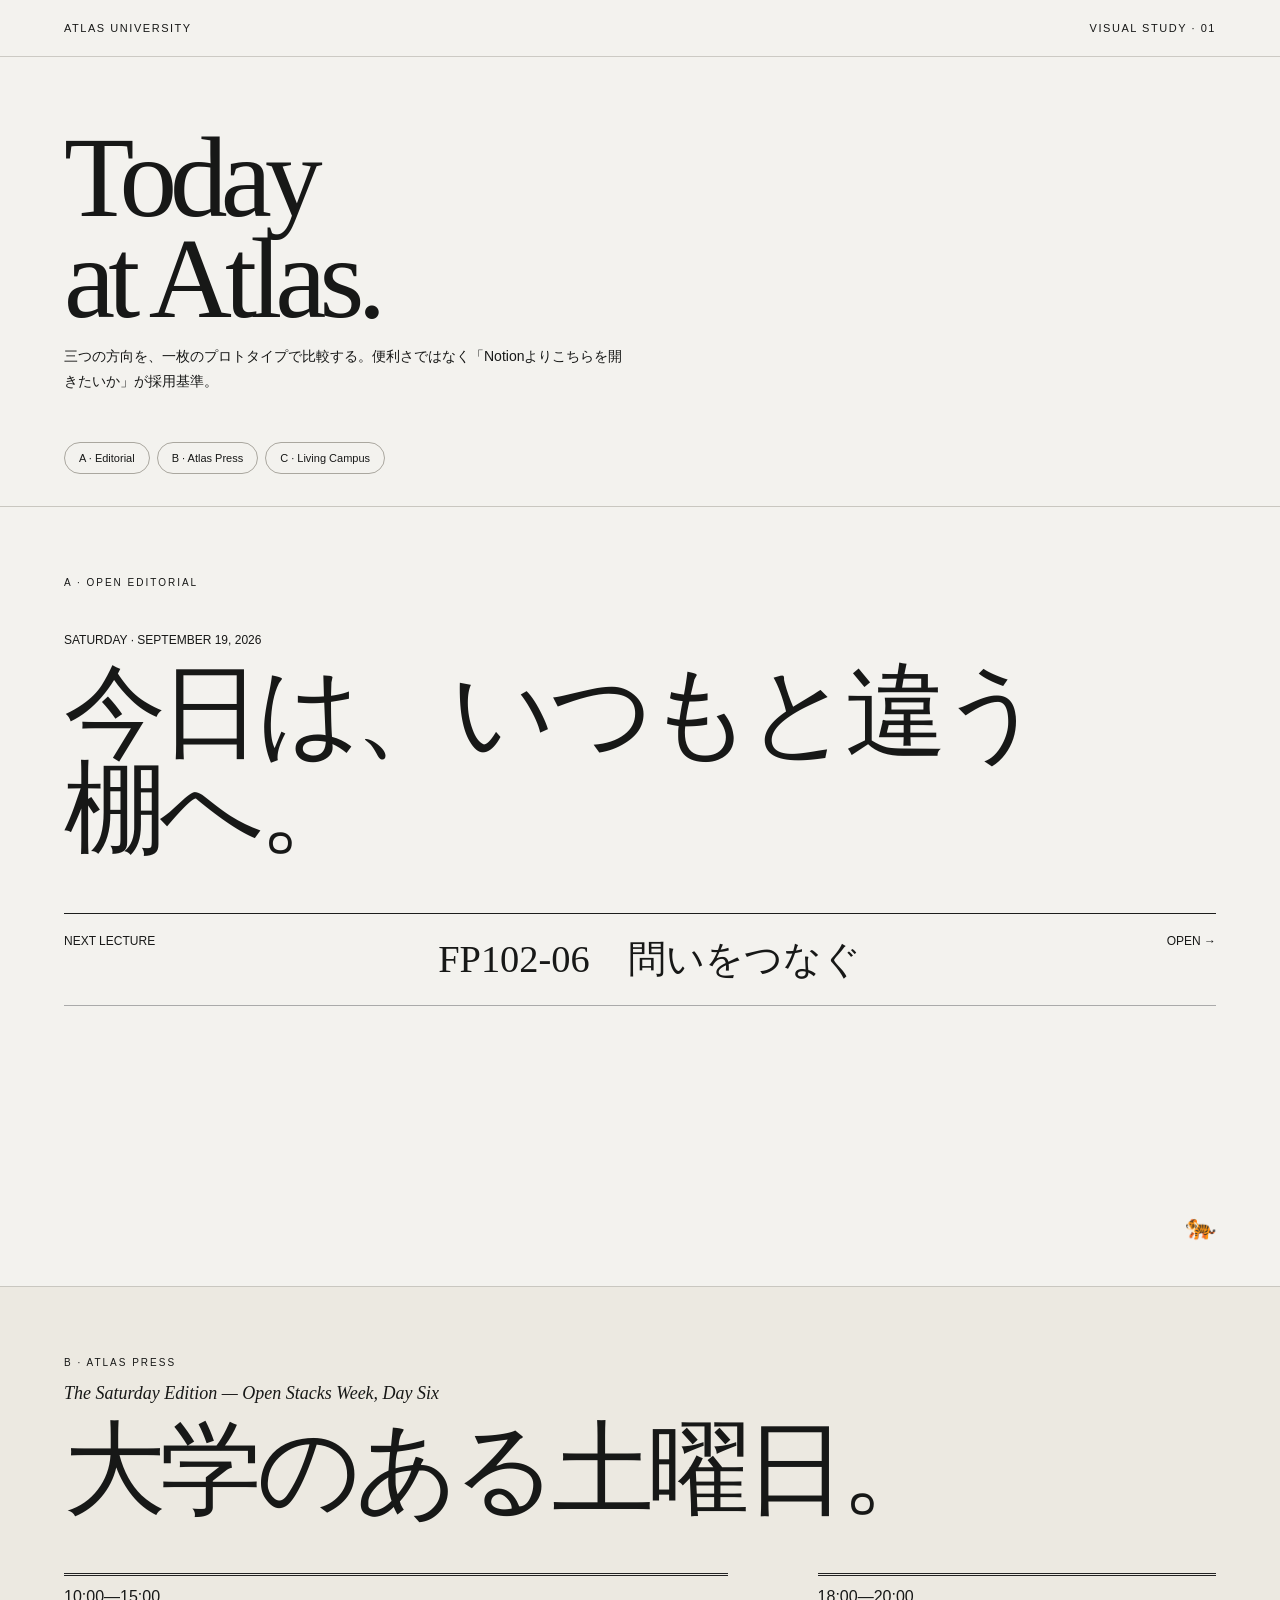
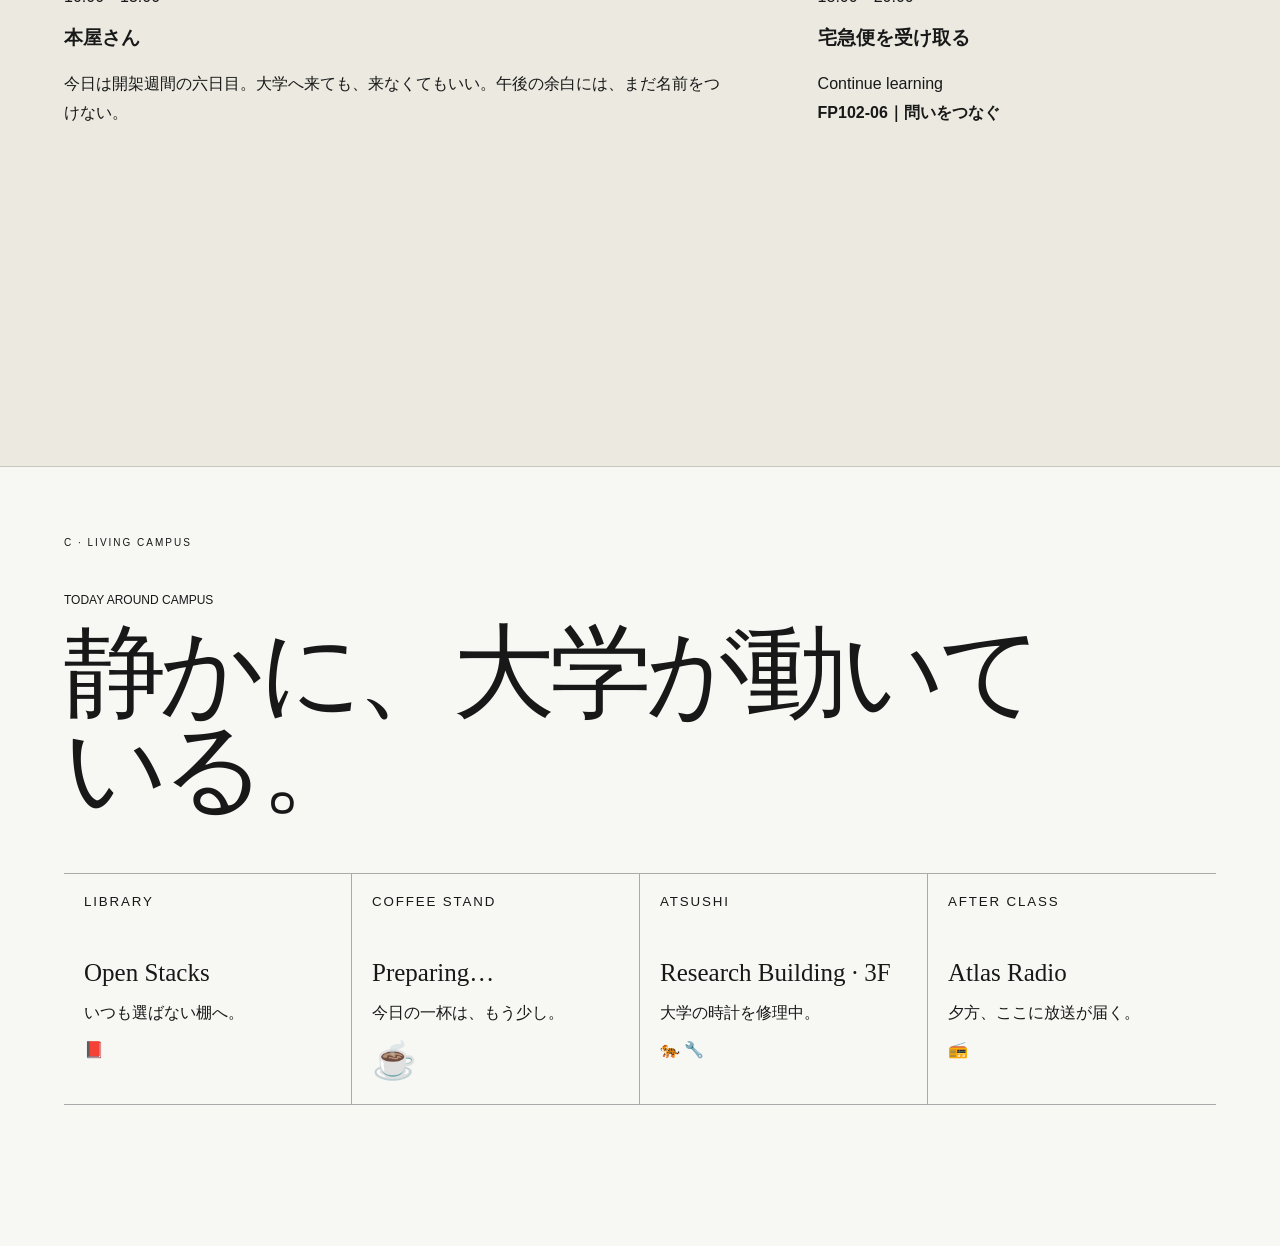
<file: today-visual-study.html>
<!doctype html><html lang="ja"><head><meta charset="utf-8"><meta name="viewport" content="width=device-width,initial-scale=1"><title>Today at Atlas — Visual Study</title><style>
*{box-sizing:border-box}body{margin:0;background:#f3f2ee;color:#171817;font-family:-apple-system,BlinkMacSystemFont,"Hiragino Sans",sans-serif}.top{padding:22px 5vw;border-bottom:1px solid #cccac4;display:flex;justify-content:space-between;font-size:11px;letter-spacing:.14em}.intro{padding:70px 5vw 34px;max-width:1300px}.intro h1{font:400 clamp(48px,9vw,120px)/.88 Georgia,serif;letter-spacing:-.06em;margin:0}.intro p{max-width:570px;font-size:14px;line-height:1.8}.switch{display:flex;gap:7px;padding:0 5vw 32px}.switch a{border:1px solid #aaa79f;border-radius:99px;padding:9px 14px;text-decoration:none;color:inherit;font-size:11px}.study{min-height:780px;padding:70px 5vw;border-top:1px solid #c9c7c0;position:relative}.tag{font-size:10px;letter-spacing:.2em;text-transform:uppercase}.date{margin-top:45px;font-size:12px}.study h2{font:400 clamp(52px,8vw,112px)/.94 Georgia,serif;letter-spacing:-.055em;max-width:1000px;margin:18px 0 55px}.line{height:1px;background:#1d1e1c}.next{display:grid;grid-template-columns:1fr 2fr auto;gap:20px;padding:20px 0;border-bottom:1px solid #aaa;font-size:12px}.next strong{font:400 clamp(22px,3vw,42px) Georgia,serif}.micro{position:absolute;right:5vw;bottom:45px;font-size:25px;animation:walk 4s ease-in-out infinite}@keyframes walk{50%{transform:translateX(-28px)}}.b{background:#ece9e1}.b h2{font-family:Georgia,serif}.issue{font:italic 18px Georgia,serif;margin-top:15px}.columns{display:grid;grid-template-columns:1.25fr .75fr;gap:7vw;margin-top:40px}.columns p{line-height:1.8}.rule{border-top:3px double #222;padding-top:12px}.c{background:#f7f7f4;overflow:hidden}.campus{margin-top:30px;display:grid;grid-template-columns:repeat(4,1fr);border-top:1px solid #aaa;border-bottom:1px solid #aaa}.place{min-height:230px;padding:20px;border-right:1px solid #aaa;position:relative}.place:last-child{border:0}.place b{font:400 25px Georgia,serif}.place small{display:block;margin-bottom:50px;letter-spacing:.14em}.steam{font-size:36px;animation:float 2.2s ease-in-out infinite}@keyframes float{50%{transform:translateY(-7px);opacity:.55}}@media(max-width:650px){.study{min-height:690px;padding-top:48px}.next{grid-template-columns:1fr}.columns{grid-template-columns:1fr}.campus{grid-template-columns:1fr 1fr}.place:nth-child(2){border-right:0}.place{min-height:180px}.intro{padding-top:48px}}
</style></head><body><header class="top"><span>ATLAS UNIVERSITY</span><span>VISUAL STUDY · 01</span></header><section class="intro"><h1>Today<br>at Atlas.</h1><p>三つの方向を、一枚のプロトタイプで比較する。便利さではなく「Notionよりこちらを開きたいか」が採用基準。</p></section><nav class="switch"><a href="#a">A · Editorial</a><a href="#b">B · Atlas Press</a><a href="#c">C · Living Campus</a></nav>
<section class="study a" id="a"><div class="tag">A · Open editorial</div><div class="date">SATURDAY · SEPTEMBER 19, 2026</div><h2>今日は、いつもと違う棚へ。</h2><div class="line"></div><div class="next"><span>NEXT LECTURE</span><strong>FP102-06　問いをつなぐ</strong><span>OPEN →</span></div><div class="micro">🐅</div></section>
<section class="study b" id="b"><div class="tag">B · Atlas Press</div><div class="issue">The Saturday Edition — Open Stacks Week, Day Six</div><h2>大学のある土曜日。</h2><div class="columns"><div class="rule"><span>10:00—15:00</span><h3>本屋さん</h3><p>今日は開架週間の六日目。大学へ来ても、来なくてもいい。午後の余白には、まだ名前をつけない。</p></div><div class="rule"><span>18:00—20:00</span><h3>宅急便を受け取る</h3><p>Continue learning<br><b>FP102-06｜問いをつなぐ</b></p></div></div></section>
<section class="study c" id="c"><div class="tag">C · Living Campus</div><div class="date">TODAY AROUND CAMPUS</div><h2>静かに、大学が動いている。</h2><div class="campus"><div class="place"><small>LIBRARY</small><b>Open Stacks</b><p>いつも選ばない棚へ。</p>📕</div><div class="place"><small>COFFEE STAND</small><b>Preparing…</b><p>今日の一杯は、もう少し。</p><div class="steam">☕</div></div><div class="place"><small>ATSUSHI</small><b>Research Building · 3F</b><p>大学の時計を修理中。</p>🐅 🔧</div><div class="place"><small>AFTER CLASS</small><b>Atlas Radio</b><p>夕方、ここに放送が届く。</p>📻</div></div></section></body></html>
</file>
<file: styles.css>
:root{
  --paper:#f7f1e8;
  --paper-2:#efe5d7;
  --card:#fffdf9;
  --ink:#2d3734;
  --muted:#7e817b;
  --line:#e4dacd;
  --sage:#7e9c8a;
  --sage-soft:#e9f1eb;
  --blue:#7f9fb9;
  --blue-soft:#eaf2f7;
  --gold:#c9a76f;
  --gold-soft:#f7eddc;
  --rose:#c9999c;
  --rose-soft:#f6e8e7;
  --navy:#34464e;
  --wood:#cda97c;
  --wood-dark:#a77d53;
  --shadow:0 18px 50px rgba(84,69,50,.10);
  --shadow-soft:0 8px 24px rgba(84,69,50,.08);
}

*{box-sizing:border-box}
html,body{margin:0;min-height:100%;background:var(--paper);color:var(--ink);font-family:-apple-system,BlinkMacSystemFont,"Hiragino Sans","Yu Gothic UI","Yu Gothic",sans-serif}
body{overflow-x:hidden}
.grain{position:fixed;inset:0;pointer-events:none;opacity:.10;background-image:radial-gradient(#8e7965 .45px,transparent .45px);background-size:7px 7px;mix-blend-mode:multiply}
.app{min-height:100vh;padding:28px clamp(14px,3vw,42px) 54px}
.hero{max-width:1500px;margin:0 auto 20px;display:grid;grid-template-columns:1fr auto;align-items:end;gap:16px}
.eyebrow{margin:0 0 7px;color:var(--sage);font-size:11px;font-weight:900;letter-spacing:.18em}
.hero h1{margin:0;font:500 clamp(32px,4.5vw,64px)/.95 Georgia,"Times New Roman",serif;letter-spacing:-.04em}
.subtitle{margin:12px 0 0;color:var(--muted);font-size:12px;letter-spacing:.11em;font-weight:700}
.live-pill{display:flex;align-items:center;gap:9px;padding:9px 13px;border:1px solid var(--line);border-radius:999px;background:var(--card);box-shadow:var(--shadow-soft);font-size:11px;font-weight:800;color:var(--muted)}
.live-pill span{width:9px;height:9px;border-radius:50%;background:#72a17f;box-shadow:0 0 0 4px rgba(114,161,127,.14);animation:pulse 2s infinite}
@keyframes pulse{50%{box-shadow:0 0 0 9px rgba(114,161,127,0)}}

.stats{max-width:1500px;margin:0 auto 18px;display:grid;grid-template-columns:repeat(4,1fr);gap:12px}
.stats article{position:relative;overflow:hidden;padding:14px 16px;border:1px solid var(--line);border-radius:18px;background:var(--card);box-shadow:var(--shadow-soft)}
.stats article:after{content:"";position:absolute;right:-18px;bottom:-31px;width:88px;height:88px;border-radius:50%;background:var(--blue-soft)}
.stats article:nth-child(2):after{background:var(--sage-soft)}
.stats article:nth-child(3):after{background:var(--gold-soft)}
.stats article:nth-child(4):after{background:var(--rose-soft)}
.stats small{display:block;margin-bottom:4px;color:var(--muted);font-size:10px;font-weight:900;letter-spacing:.07em}
.stats strong{position:relative;z-index:1;font:500 29px Georgia,serif}

.workspace{max-width:1500px;margin:auto;display:grid;grid-template-columns:minmax(390px,.92fr) minmax(560px,1.38fr);gap:18px;align-items:start}
.panel{overflow:hidden;border:1px solid var(--line);border-radius:25px;background:rgba(255,253,249,.92);backdrop-filter:blur(10px);box-shadow:var(--shadow)}
.panel-head{display:flex;align-items:center;justify-content:space-between;gap:14px;padding:17px 19px 13px;border-bottom:1px solid var(--line)}
.panel-head h2{margin:0;font-size:14px}
.panel-head p{margin:4px 0 0;color:var(--muted);font-size:10px}
.chip{white-space:nowrap;border:1px solid #cadccd;border-radius:999px;padding:5px 8px;background:var(--sage-soft);color:#587562;font-size:9px;font-weight:900;letter-spacing:.09em}

.curriculum{display:grid;gap:8px;padding:11px}
.faculty{overflow:hidden;border:1px solid #e8dfd4;border-radius:17px;background:#fffefa;transition:.2s}
.faculty:hover{transform:translateY(-1px);box-shadow:var(--shadow-soft)}
.faculty-head{display:flex;align-items:center;justify-content:space-between;padding:10px 11px 8px}
.faculty-name{display:flex;align-items:center;gap:8px;font-size:12px;font-weight:900}
.faculty-icon{display:grid;place-items:center;width:28px;height:28px;border-radius:10px;background:linear-gradient(145deg,#eef4f7,#e5eee7);box-shadow:inset 0 0 0 1px rgba(255,255,255,.8)}
.faculty-code{color:var(--muted);font-size:9px}
.lanes{display:grid;grid-template-columns:1fr 1fr;border-top:1px solid #eee9e2}
.lane{min-height:92px;padding:9px 10px 10px}
.lane+.lane{border-left:1px solid #eee9e2}
.lane-top{display:flex;align-items:center;justify-content:space-between;gap:8px}
.lane-title{font-size:10px;font-weight:900}
.status{border-radius:999px;padding:3px 6px;font-size:8px;font-weight:900;white-space:nowrap}
.status.working{background:var(--blue-soft);color:#58748b}
.status.done{background:var(--sage-soft);color:#5c7563}
.status.locked{background:#efede9;color:#918b83}
.lane-copy{display:grid;gap:2px;margin-top:8px;color:var(--muted);font-size:8.5px}
.lane-copy b{color:var(--ink);font-size:9px}
.track{height:4px;margin-top:8px;overflow:hidden;border-radius:999px;background:#eee9e2}
.track i{display:block;height:100%;width:var(--progress,35%);border-radius:inherit;background:linear-gradient(90deg,var(--sage),#aac4b3)}

.toolbar{display:flex;align-items:flex-start;justify-content:space-between;gap:14px;padding:14px 15px 10px}
.toolbar p{max-width:520px;margin:0;color:var(--muted);font-size:9.5px;line-height:1.55}
.buttons{display:flex;gap:7px;flex-wrap:wrap}
.button{cursor:pointer;border:1px solid var(--line);border-radius:13px;padding:8px 11px;background:#fffefa;color:var(--ink);box-shadow:0 3px 10px rgba(60,55,48,.05);font:800 9px inherit;transition:.2s}
.button:hover{transform:translateY(-1px)}
.button.primary{border-color:var(--navy);background:var(--navy);color:#fff}

/* ===== Cute dollhouse faculty floor ===== */
.office{
  position:relative;
  isolation:isolate;
  height:600px;
  margin:0 14px 14px;
  overflow:hidden;
  border:1px solid #dfd2c4;
  border-radius:28px;
  background:
    linear-gradient(to bottom,rgba(255,255,255,.30) 0 62%,rgba(255,255,255,0) 62%),
    linear-gradient(to bottom,#f8f0e6 0 62%,#dfc8aa 62% 100%);
  box-shadow:inset 0 0 0 7px rgba(255,255,255,.34),var(--shadow-soft);
}
.office:before{
  content:"";
  position:absolute;
  left:0;right:0;top:61.5%;height:9px;
  background:linear-gradient(#c5a47d,#b58d65);
  box-shadow:0 2px 0 rgba(255,255,255,.45);
  z-index:-1;
}
.office:after{
  content:"";
  position:absolute;
  inset:0;
  pointer-events:none;
  background:
    radial-gradient(circle at 14% 17%,rgba(255,255,255,.75) 0 2px,transparent 2.5px),
    radial-gradient(circle at 76% 11%,rgba(255,255,255,.55) 0 1.5px,transparent 2px),
    linear-gradient(90deg,rgba(255,255,255,.22),transparent 25%,transparent 75%,rgba(255,255,255,.18));
  background-size:46px 46px,68px 68px,100% 100%;
  z-index:-1;
}
.office-label{
  position:absolute;top:15px;left:18px;
  padding:6px 10px;
  border:1px solid rgba(196,177,157,.65);
  border-radius:999px;
  background:rgba(255,252,246,.72);
  color:#9a8a79;
  font-size:8px;font-weight:900;letter-spacing:.16em;
  box-shadow:0 4px 12px rgba(100,80,55,.05);
}
.window{
  position:absolute;right:24px;top:22px;width:126px;height:88px;
  border:9px solid #efe5d9;border-radius:21px;
  background:linear-gradient(#dfeef5 0 62%,#d7dfcf 62%);
  box-shadow:0 10px 18px rgba(94,76,55,.08),inset 0 0 0 1px #d8d0c6;
  overflow:hidden;
}
.window:before{
  content:"";position:absolute;inset:0;
  background:linear-gradient(90deg,transparent 48%,rgba(255,255,255,.78) 49% 51%,transparent 52%),linear-gradient(transparent 48%,rgba(255,255,255,.78) 49% 51%,transparent 52%);
}
.window:after{
  content:"";position:absolute;left:-10px;right:-10px;bottom:8px;height:30px;border-radius:50% 50% 0 0;
  background:#aebda1;box-shadow:37px 7px 0 #93a88d,82px 2px 0 #a0b397;
}
.plant{
  position:absolute;left:24px;bottom:22px;font-size:38px;
  filter:saturate(.78) drop-shadow(0 6px 5px rgba(90,70,50,.08));
  transform-origin:50% 100%;animation:plantSway 4.2s ease-in-out infinite;
}
@keyframes plantSway{50%{transform:rotate(2.4deg)}}

.desks{
  position:absolute;
  left:34px;right:34px;top:96px;bottom:154px;
  display:grid;
  grid-template-columns:repeat(4,1fr);
  grid-template-rows:repeat(2,1fr);
  gap:20px 16px;
}
.station{
  position:relative;
  min-width:0;
  border-radius:22px;
  background:radial-gradient(circle at 50% 44%,rgba(255,255,255,.64),rgba(255,255,255,.18) 64%,transparent 65%);
}
.station:after{
  content:"";position:absolute;left:50%;bottom:8px;width:84px;height:16px;transform:translateX(-50%);
  border-radius:50%;background:rgba(100,75,50,.10);filter:blur(4px);z-index:0;
}
.desk{
  position:absolute;left:50%;bottom:20px;width:90px;height:35px;transform:translateX(-50%);
  border-radius:10px 10px 7px 7px;
  background:linear-gradient(#dab98f,#cfa576);
  border:1px solid rgba(147,108,72,.16);
  box-shadow:0 7px 0 #ad835d,0 12px 16px rgba(90,70,50,.12);
  z-index:2;
}
.desk:before,.desk:after{content:"";position:absolute;top:31px;width:7px;height:28px;border-radius:0 0 5px 5px;background:#9f7554}
.desk:before{left:10px}.desk:after{right:10px}
.laptop{position:absolute;left:45px;top:-17px;width:31px;height:20px;border:2px solid #667980;border-radius:5px 5px 2px 2px;background:linear-gradient(145deg,#8da1aa,#71858e)}
.laptop:before{content:"✦";position:absolute;inset:0;display:grid;place-items:center;color:rgba(255,255,255,.58);font-size:7px}
.laptop:after{content:"";position:absolute;left:-4px;right:-4px;bottom:-5px;height:4px;border-radius:4px;background:#9ca9ad}
.mug{position:absolute;left:12px;top:-10px;width:15px;height:14px;border:1px solid #d5c9ba;border-radius:4px 4px 7px 7px;background:#fff9f0;box-shadow:inset 0 -3px 0 #f1e5d4}
.mug:before{content:"";position:absolute;left:4px;top:-7px;width:6px;height:8px;border-left:1px solid rgba(150,135,120,.35);border-radius:50%;transform:rotate(-7deg)}
.mug:after{content:"";position:absolute;right:-6px;top:3px;width:7px;height:7px;border:2px solid #d5c9ba;border-left:0;border-radius:0 8px 8px 0}
.desk-label{
  position:absolute;left:50%;bottom:-32px;transform:translateX(-50%);white-space:nowrap;
  padding:4px 8px;border-radius:999px;background:rgba(255,253,248,.88);border:1px solid #e1d5c8;
  color:#7e7468;font-size:7.5px;font-weight:900;box-shadow:0 3px 8px rgba(80,60,45,.05)
}

.worker{
  position:absolute;left:50%;bottom:49px;width:52px;height:72px;transform:translateX(-50%);
  z-index:5;will-change:transform;filter:drop-shadow(0 5px 5px rgba(80,60,45,.08));
}
.head{
  position:absolute;left:8px;top:3px;width:36px;height:33px;border-radius:48% 48% 45% 45%;
  background:radial-gradient(circle at 20% 70%,rgba(237,157,154,.24) 0 3px,transparent 3.5px),radial-gradient(circle at 80% 70%,rgba(237,157,154,.24) 0 3px,transparent 3.5px),#f3cdb8;
  border:1px solid rgba(140,100,80,.06);z-index:4;
}
.hair{
  position:absolute;left:6px;top:0;width:40px;height:22px;border-radius:52% 52% 38% 38%;
  background:#4c5552;z-index:6;box-shadow:inset 0 -4px 0 rgba(255,255,255,.035)
}
.hair:after{content:"";position:absolute;right:1px;bottom:-5px;width:8px;height:12px;border-radius:50%;background:#4c5552;transform:rotate(18deg)}
.face{position:absolute;left:0;top:0;width:100%;height:100%;z-index:7;pointer-events:none}
.face:before{content:"";position:absolute;left:18px;top:22px;width:3px;height:4px;border-radius:50%;background:#5b514b;box-shadow:12px 0 0 #5b514b}
.face:after{content:"";position:absolute;left:25px;top:29px;width:6px;height:3px;border-bottom:1.4px solid #9a6f68;border-radius:0 0 8px 8px}
.body{
  position:absolute;left:12px;top:32px;width:29px;height:27px;border-radius:12px 12px 10px 10px;
  background:linear-gradient(160deg,color-mix(in srgb,var(--worker-color,#7d9cb5) 84%,white),var(--worker-color,#7d9cb5));z-index:3;
  box-shadow:inset 0 2px 0 rgba(255,255,255,.23)
}
.role-badge{position:absolute;left:22px;top:39px;z-index:6;font-size:9px;filter:saturate(.9)}
.arm,.leg{position:absolute;border-radius:7px;transform-origin:50% 2px}
.arm{top:36px;width:8px;height:22px;background:#f1c8ae;z-index:2}
.arm.left{left:8px;transform:rotate(8deg)}.arm.right{right:7px;transform:rotate(-9deg)}
.leg{top:56px;width:8px;height:14px;background:#65706d;z-index:1}
.leg.left{left:16px}.leg.right{right:15px}
.document{position:absolute;right:-2px;top:38px;width:18px;height:22px;border:1px solid #d4c8bb;border-radius:3px;background:#fffdfa;box-shadow:0 3px 7px rgba(80,65,50,.11);opacity:0;z-index:9}
.document:before{content:"";position:absolute;left:3px;right:3px;top:5px;height:1px;background:#86a2b1;box-shadow:0 4px 0 #c3b49c,0 8px 0 #c3b49c}
.speech{
  position:absolute;left:50%;top:-27px;transform:translateX(-50%);
  padding:5px 8px;border:1px solid #e1d7cb;border-radius:999px;background:rgba(255,254,250,.96);
  color:#786f66;box-shadow:0 5px 12px rgba(60,50,40,.07);font-size:7px;font-weight:900;white-space:nowrap;opacity:.98
}
.speech:after{content:"";position:absolute;left:50%;bottom:-4px;width:7px;height:7px;transform:translateX(-50%) rotate(45deg);background:#fffefa;border-right:1px solid #e1d7cb;border-bottom:1px solid #e1d7cb}
.worker.working{animation:workBob 1.4s ease-in-out infinite}
.worker.working .arm.right{animation:typeArm .55s ease-in-out infinite alternate}
.worker.working .speech{animation:speechFloat 2.2s ease-in-out infinite}
.worker.walking .leg.left{animation:legL .28s ease-in-out infinite alternate}.worker.walking .leg.right{animation:legR .28s ease-in-out infinite alternate}.worker.walking .arm.left{animation:armL .28s ease-in-out infinite alternate}.worker.walking .arm.right{animation:armR .28s ease-in-out infinite alternate}
.worker.carrying .document{opacity:1}.worker.carrying .arm.right{transform:rotate(-46deg)}
@keyframes workBob{50%{transform:translateX(-50%) translateY(2px) rotate(-1deg)}}
@keyframes speechFloat{50%{transform:translateX(-50%) translateY(-2px)}}
@keyframes typeArm{from{transform:rotate(-20deg)}to{transform:rotate(-3deg)}}
@keyframes legL{from{transform:rotate(26deg)}to{transform:rotate(-26deg)}}
@keyframes legR{from{transform:rotate(-26deg)}to{transform:rotate(26deg)}}
@keyframes armL{from{transform:rotate(-20deg)}to{transform:rotate(18deg)}}
@keyframes armR{from{transform:rotate(18deg)}to{transform:rotate(-20deg)}}

.station:nth-child(3n+1) .hair{border-radius:55% 55% 30% 45%}
.station:nth-child(3n+2) .hair:before{content:"";position:absolute;left:-3px;top:9px;width:10px;height:12px;border-radius:50%;background:#4c5552;transform:rotate(-13deg)}
.station:nth-child(3n) .hair{height:19px;border-radius:60% 44% 40% 35%;transform:rotate(-2deg)}
.station:nth-child(even) .head{transform:rotate(.8deg)}

.done-zone{
  position:absolute;right:26px;bottom:22px;width:154px;height:108px;
  display:flex;align-items:center;justify-content:center;flex-direction:column;gap:5px;
  border:1px solid #d3bea0;border-radius:22px;background:rgba(255,249,239,.90);box-shadow:0 10px 22px rgba(90,70,50,.08)
}
.done-zone:before{content:"✦ completed";position:absolute;top:8px;left:12px;color:#b19872;font-size:6.5px;font-weight:900;letter-spacing:.08em}
.done-box{position:relative;width:88px;height:46px;border:2px solid #b99566;border-radius:12px 12px 18px 18px;background:linear-gradient(#dfc28d,#ceb079);box-shadow:inset 0 -8px 0 rgba(124,90,50,.06),0 5px 8px rgba(80,60,40,.08)}
.done-box:before{content:"";position:absolute;left:10px;right:10px;top:-6px;height:10px;border-radius:50%;background:#b99a6b}
.done-box span{position:absolute;inset:0;display:grid;place-items:center;color:#76603e;font-size:8px;font-weight:900;letter-spacing:.12em}
.done-zone small{color:#88765c;font-size:8px;font-weight:900;letter-spacing:.11em}
.sticky-wall{
  position:absolute;right:196px;bottom:22px;width:126px;height:108px;padding:10px;
  border:5px solid #c89f70;border-radius:14px;background:#dfbf8f;box-shadow:inset 0 0 0 1px rgba(255,255,255,.32),0 9px 18px rgba(85,65,45,.08)
}
.sticky-wall>b{display:block;margin-bottom:6px;color:#70573d;font-size:7px;letter-spacing:.08em}
.sticky{height:22px;margin-bottom:4px;padding:4px 5px;border-radius:3px;background:#f4df86;box-shadow:1px 2px 4px rgba(80,70,50,.14);font-size:6px;animation:stickIn .38s cubic-bezier(.2,.8,.2,1)}
.sticky:nth-of-type(2n){transform:rotate(1.4deg);background:#f6d6c9}.sticky:nth-of-type(3n){transform:rotate(-1deg);background:#dce8d8}
@keyframes stickIn{from{opacity:0;transform:scale(.2) rotate(10deg)}to{opacity:1;transform:scale(1) rotate(-1deg)}}

.lower-grid{max-width:1500px;margin:18px auto 0;display:grid;grid-template-columns:1.1fr .9fr;gap:18px}
.activity{padding:8px 16px 14px}
.event{display:grid;grid-template-columns:50px 16px 1fr;gap:7px;align-items:center;padding:9px 2px;border-bottom:1px solid #eee9e2;font-size:9px}
.event:last-child{border-bottom:0}.event time{color:#989188}.dot{width:8px;height:8px;border-radius:50%;background:var(--blue);box-shadow:0 0 0 4px var(--blue-soft)}
.event.done .dot{background:var(--sage);box-shadow:0 0 0 4px var(--sage-soft)}.event.demo .dot{background:var(--gold);box-shadow:0 0 0 4px var(--gold-soft)}
.event div{display:grid;gap:2px}.event b{font-size:9px}.event span{color:var(--muted);font-size:8px}
.wiring{margin:0;padding:9px 16px 15px}.wiring>div{display:grid;grid-template-columns:120px 1fr;gap:12px;padding:10px 0;border-bottom:1px solid #eee9e2;font-size:9px}.wiring>div:last-child{border-bottom:0}.wiring dt{color:var(--muted);font-weight:900}.wiring dd{margin:0;font-weight:800}
footer{max-width:1500px;margin:28px auto 0;text-align:center;color:#999188;font-size:9px;letter-spacing:.1em}
.toast{position:fixed;left:50%;bottom:26px;z-index:99;transform:translate(-50%,18px);opacity:0;pointer-events:none;padding:10px 14px;border-radius:999px;background:#2e403f;color:#fff;box-shadow:0 12px 34px rgba(30,40,40,.23);font-size:10px;font-weight:900;transition:.25s}.toast.show{transform:translate(-50%,0);opacity:1}

@media(max-width:1000px){
  .workspace{grid-template-columns:1fr}.lower-grid{grid-template-columns:1fr}.office{height:580px}
}

@media(max-width:650px){
  .app{padding:20px 10px 42px}.hero{grid-template-columns:1fr}.live-pill{justify-self:start}.stats{grid-template-columns:1fr 1fr}.workspace{display:block}.curriculum-panel{margin-bottom:14px}.panel{border-radius:22px}.panel-head{padding:15px 14px 12px}.toolbar{display:block;padding:12px 13px 9px}.buttons{margin-top:9px}.office{height:760px;margin:0 9px 10px;border-radius:27px}.office-label{top:12px;left:14px}.window{right:16px;top:16px;width:96px;height:70px;border-width:7px}.plant{left:15px;bottom:18px;font-size:31px}.desks{left:16px;right:16px;top:88px;bottom:154px;grid-template-columns:repeat(2,1fr);grid-template-rows:repeat(4,1fr);gap:12px 10px}.station{border-radius:18px}.desk{width:82px;height:31px;bottom:18px}.desk:before,.desk:after{top:28px;height:23px}.laptop{left:41px;top:-15px;width:29px;height:18px}.worker{bottom:43px;transform:translateX(-50%) scale(.92);transform-origin:50% 100%}.worker.working{animation:workBobMobile 1.4s ease-in-out infinite}.desk-label{bottom:-29px;font-size:7px}.sticky-wall{left:16px;right:auto;bottom:19px;width:118px;height:105px}.done-zone{right:16px;bottom:19px;width:145px;height:105px}.done-box{width:82px}.speech{font-size:6.5px}.toolbar p{font-size:9px}.button{font-size:8px}.lower-grid{margin-top:14px}
  @keyframes workBobMobile{50%{transform:translateX(-50%) scale(.92) translateY(2px) rotate(-1deg)}}
}

@media(max-width:390px){
  .office{height:735px}.desks{left:10px;right:10px}.sticky-wall{left:10px;width:112px}.done-zone{right:10px;width:137px}.stats strong{font-size:25px}.stats small{font-size:9px}
}
</file>
